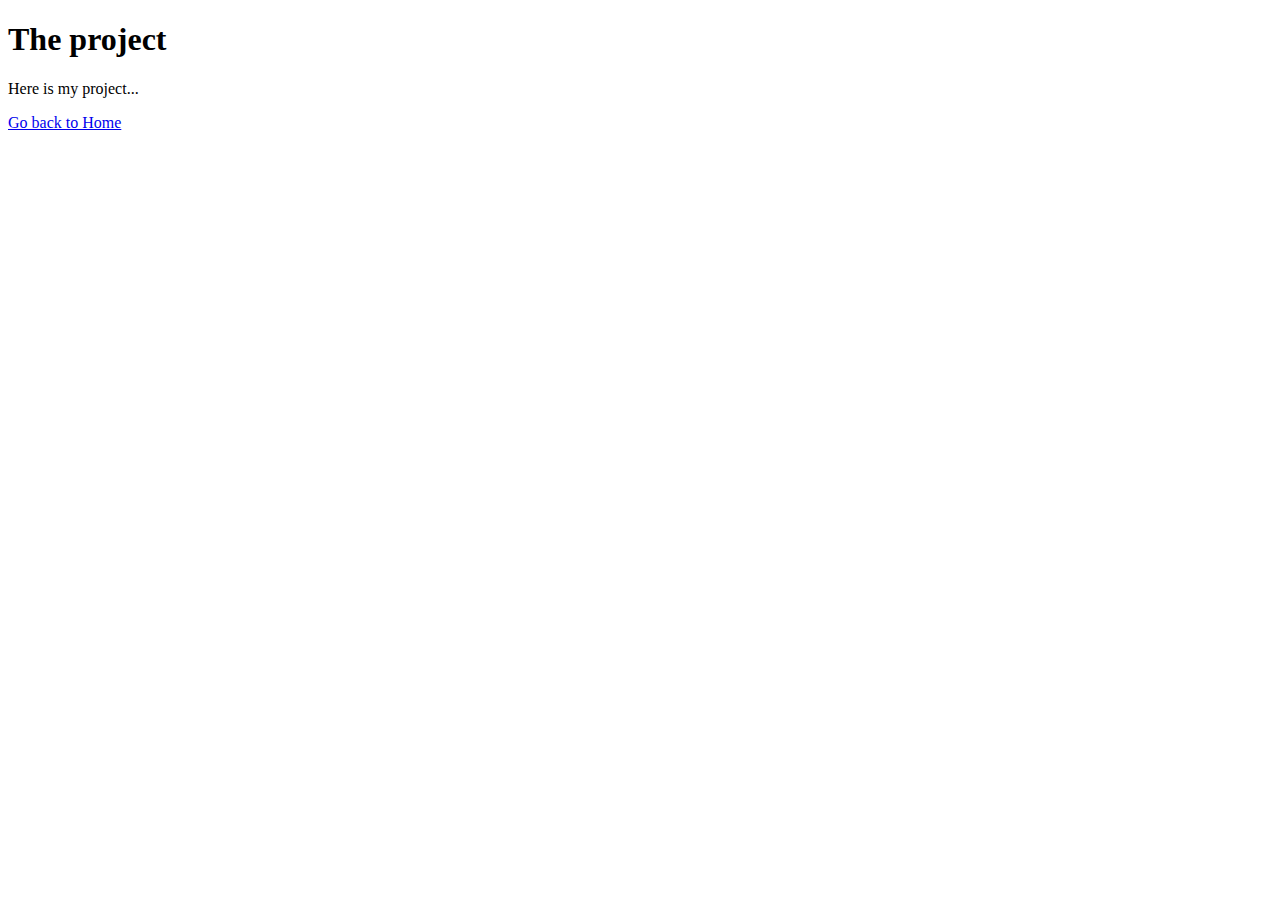
<file: sdg_progect.html>
<!DOCTYPE html>
<html lang="en">
<head>
  <meta charset="UTF-8">
  <meta name="viewport" content="width=device-width, initial-scale=1.0">
  <title>SDG Project</title>
</head>
<body>
  <h1>The project</h1>
  <p>Here is my project...</p>
  <a href="index.html">Go back to Home</a>
</body>
</html>
</file>
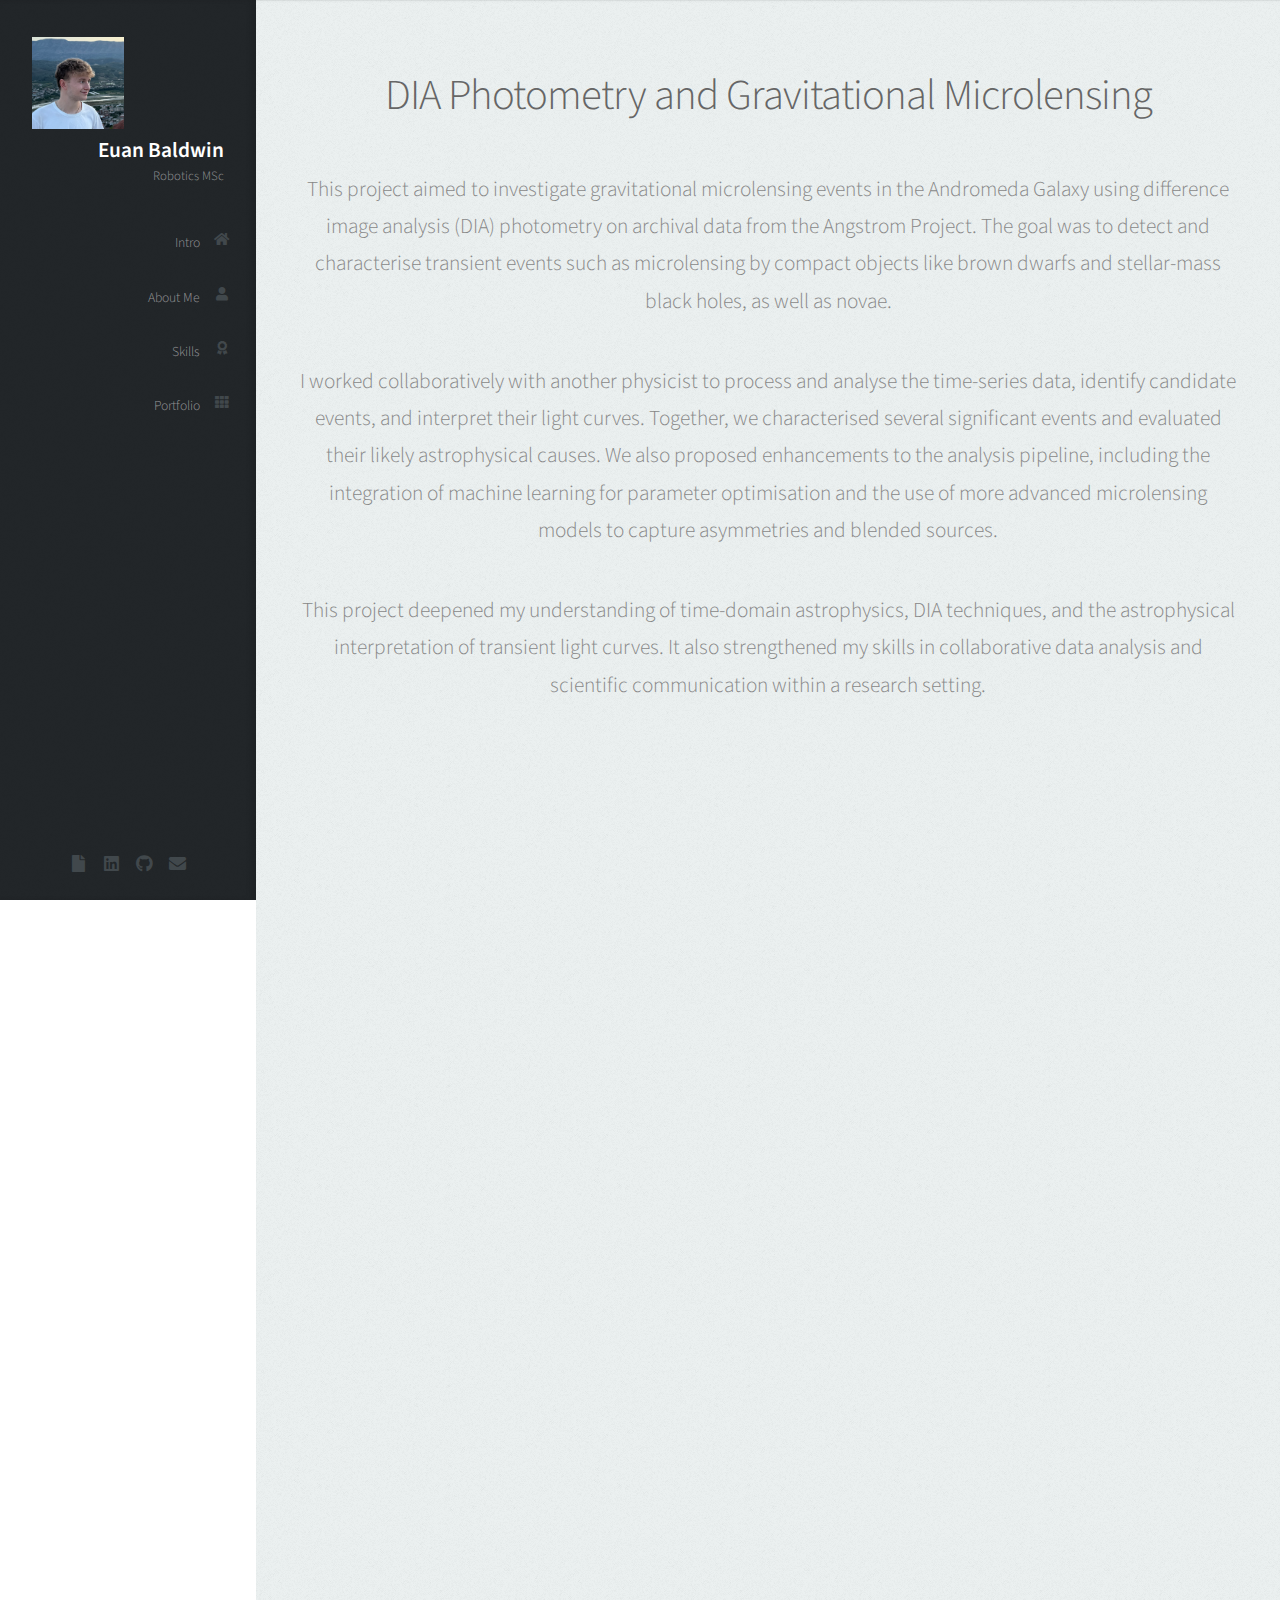
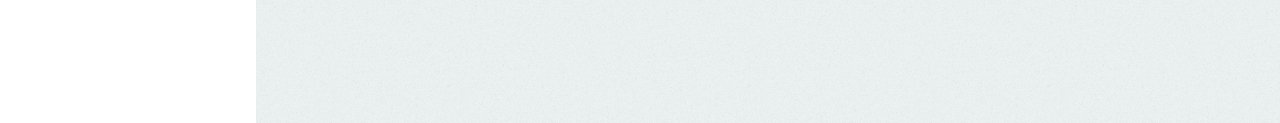
<file: portfolio/dia_microlensing.html>
<!DOCTYPE html>
<html lang="en">
<head>
  <meta charset="UTF-8">
  <meta name="viewport" content="width=device-width, initial-scale=1.0">
  <title>DIA and Microlensing</title>
  <link rel="stylesheet" href="../assets/css/main.css" />
</head>

<body class="is-preload">

  <!-- Sidebar -->
        <div id="header">
            <div class="top">
                <!-- Logo and Name Link to Top -->
                <a href="../index.html#top" id="logo-link">
                    <div id="logo">
                        <span class="image avatar48">
                            <img src="../images/profile.jpeg" alt="Euan Baldwin" />
                        </span>
                        <h1 id="title">Euan Baldwin</h1>
                        <p>Robotics MSc</p>
                    </div>
                </a>
        
                <!-- Nav -->
                <nav id="nav">
                    <ul>
                        <li><a href="../index.html#top" id="top-link"><span class="icon solid fa-home">Intro</span></a></li>
                        <li><a href="../index.html#about" id="about-link"><span class="icon solid fa-user">About Me</span></a></li>
                        <li><a href="../index.html#skills" id="skills-link"><span class="icon solid fa-award">Skills</span></a></li>
                        <li><a href="../index.html#portfolio" id="portfolio-link"><span class="icon solid fa-th">Portfolio</span></a></li>
                    </ul>
                </nav>
            </div>
        
            <div class="bottom">
                <!-- Social Icons -->
                <ul class="icons">
                    <li><a href="../CV - 23.10.24.pdf" class="icon solid fa-file"><span class="label">Curriculum Vitae</span></a></li>
                    <li><a href="https://www.linkedin.com/in/euan-baldwin-643416231/" class="icon brands fa-linkedin"><span class="label">LinkedIn</span></a></li>
                    <li><a href="https://github.com/EuanBaldwin" class="icon brands fa-github"><span class="label">GitHub</span></a></li>
                    <li><a href="mailto:euanebaldwin@gmail.com" class="icon solid fa-envelope"><span class="label">Email</span></a></li>
                </ul>
            </div>
        </div>

  <!-- Main -->
  <div id="main">
    <!-- PDF Section -->
    <section id="about" class="three">
      <div class="container">

      <header>
        <h2>DIA Photometry and Gravitational Microlensing</h2>
      </header>

      <p>
        This project aimed to investigate gravitational microlensing events in the Andromeda Galaxy using difference image analysis (DIA) photometry on archival data from the Angstrom Project. The goal was to detect and characterise transient events such as microlensing by compact objects like brown dwarfs and stellar-mass black holes, as well as novae.
      </p>

      <p>
        I worked collaboratively with another physicist to process and analyse the time-series data, identify candidate events, and interpret their light curves. Together, we characterised several significant events and evaluated their likely astrophysical causes. We also proposed enhancements to the analysis pipeline, including the integration of machine learning for parameter optimisation and the use of more advanced microlensing models to capture asymmetries and blended sources.
      </p>

      <p>
        This project deepened my understanding of time-domain astrophysics, DIA techniques, and the astrophysical interpretation of transient light curves. It also strengthened my skills in collaborative data analysis and scientific communication within a research setting.
      </p>


        <iframe src="dia_microlensing.pdf" style="width: 100%; height: 100vh; border: none;">
            This browser does not support PDFs. Please download the PDF to view it: 
            <a href="dia_microlensing.pdf">Download PDF</a>.
        </iframe>

      </div>
    </section>
  </div>

</body>
</html>
</file>
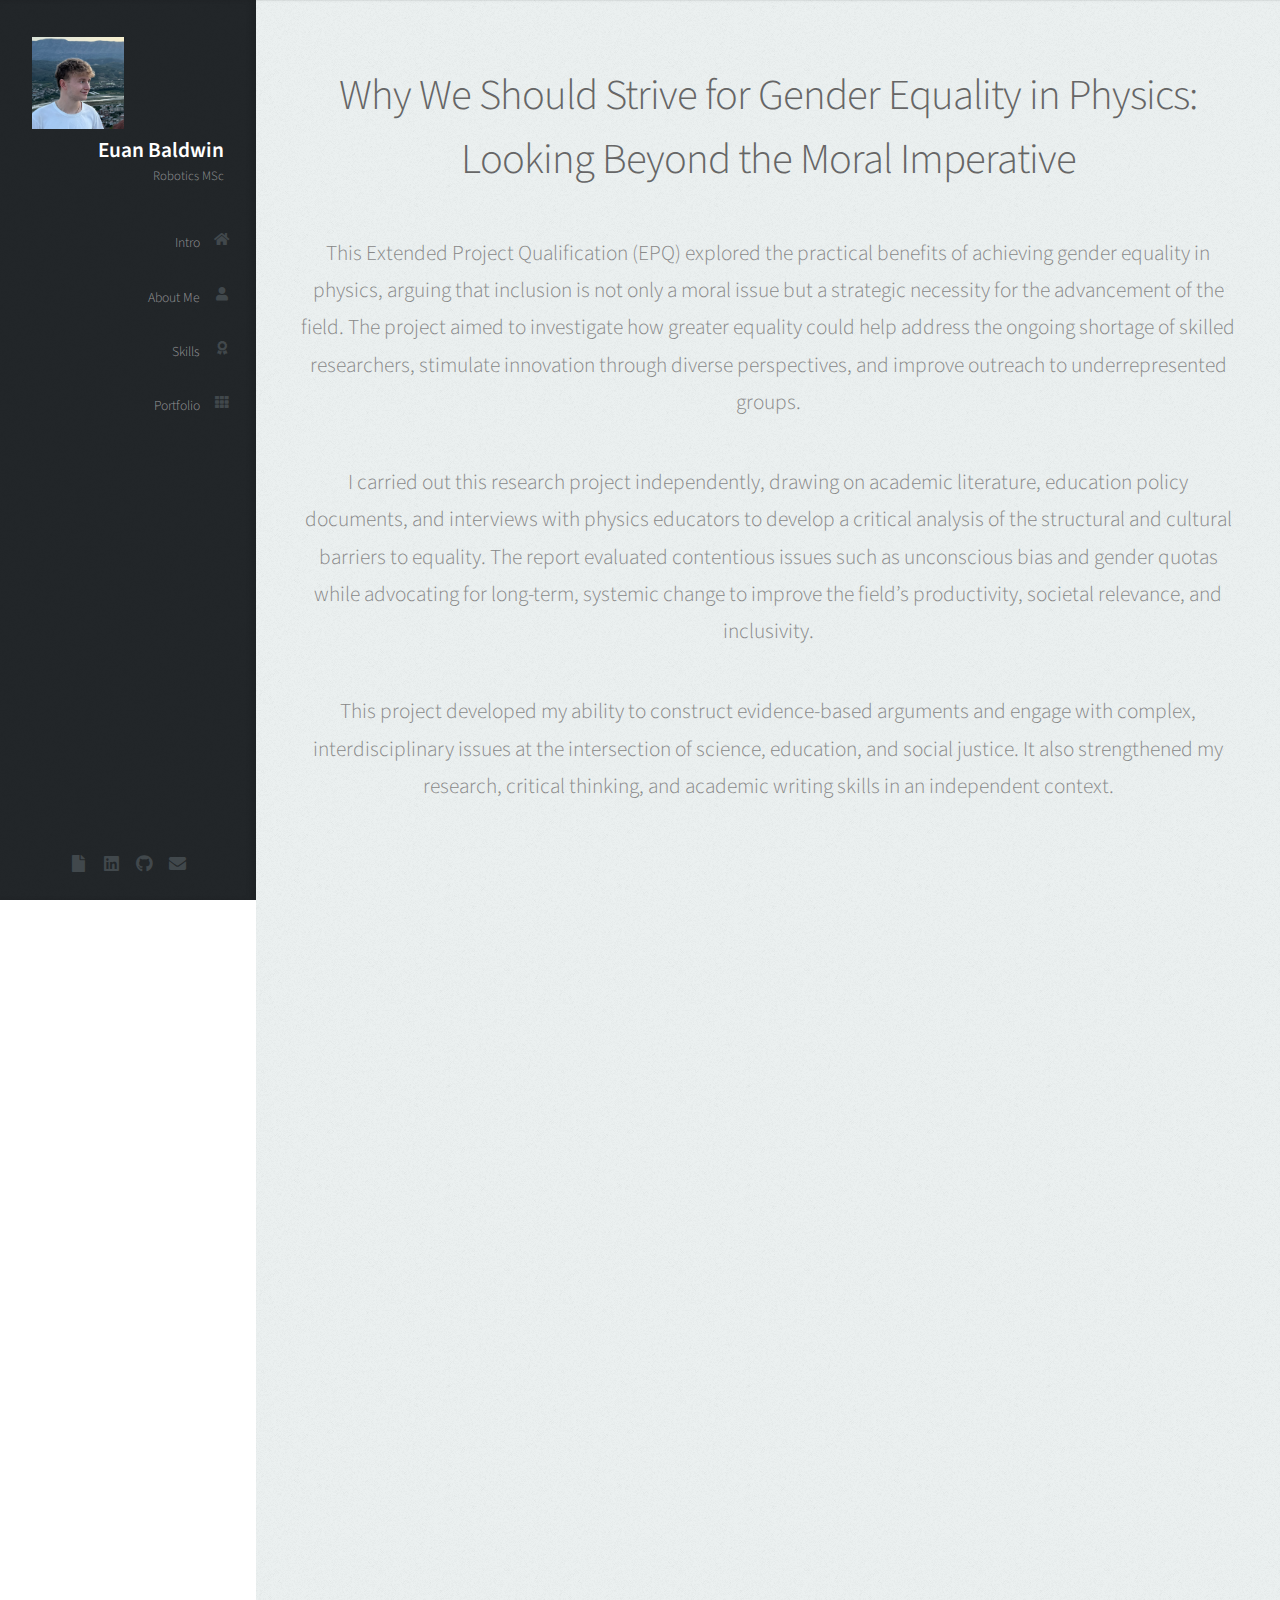
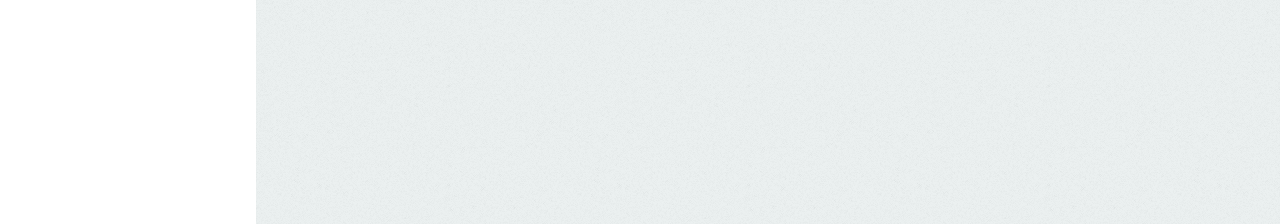
<file: portfolio/epq.html>
<!DOCTYPE html>
<html lang="en">
<head>
  <meta charset="UTF-8">
  <meta name="viewport" content="width=device-width, initial-scale=1.0">
  <title>EPQ</title>
  <link rel="stylesheet" href="../assets/css/main.css" />
</head>

<body class="is-preload">

  <!-- Sidebar -->
  <div id="header">
      <div class="top">
          <!-- Logo and Name Link to Top -->
          <a href="../index.html#top" id="logo-link">
              <div id="logo">
                  <span class="image avatar48">
                      <img src="../images/profile.jpeg" alt="Euan Baldwin" />
                  </span>
                  <h1 id="title">Euan Baldwin</h1>
                  <p>Robotics MSc</p>
              </div>
          </a>
  
          <!-- Nav -->
          <nav id="nav">
              <ul>
                  <li><a href="../index.html#top" id="top-link"><span class="icon solid fa-home">Intro</span></a></li>
                  <li><a href="../index.html#about" id="about-link"><span class="icon solid fa-user">About Me</span></a></li>
                  <li><a href="../index.html#skills" id="skills-link"><span class="icon solid fa-award">Skills</span></a></li>
                  <li><a href="../index.html#portfolio" id="portfolio-link"><span class="icon solid fa-th">Portfolio</span></a></li>
              </ul>
          </nav>
      </div>
  
      <div class="bottom">
          <!-- Social Icons -->
          <ul class="icons">
              <li><a href="../CV - 23.10.24.pdf" class="icon solid fa-file"><span class="label">Curriculum Vitae</span></a></li>
              <li><a href="https://www.linkedin.com/in/euan-baldwin-643416231/" class="icon brands fa-linkedin"><span class="label">LinkedIn</span></a></li>
              <li><a href="https://github.com/EuanBaldwin" class="icon brands fa-github"><span class="label">GitHub</span></a></li>
              <li><a href="mailto:euanebaldwin@gmail.com" class="icon solid fa-envelope"><span class="label">Email</span></a></li>
          </ul>
      </div>
  </div>

  <!-- Main -->
  <div id="main">
    <!-- PDF Section -->
    <section id="about" class="three">
      <div class="container">

<header>
  <h2>Why We Should Strive for Gender Equality in Physics: Looking Beyond the Moral Imperative</h2>
</header>

<p>
  This Extended Project Qualification (EPQ) explored the practical benefits of achieving gender equality in physics, arguing that inclusion is not only a moral issue but a strategic necessity for the advancement of the field. The project aimed to investigate how greater equality could help address the ongoing shortage of skilled researchers, stimulate innovation through diverse perspectives, and improve outreach to underrepresented groups.
</p>

<p>
  I carried out this research project independently, drawing on academic literature, education policy documents, and interviews with physics educators to develop a critical analysis of the structural and cultural barriers to equality. The report evaluated contentious issues such as unconscious bias and gender quotas while advocating for long-term, systemic change to improve the field’s productivity, societal relevance, and inclusivity.
</p>

<p>
  This project developed my ability to construct evidence-based arguments and engage with complex, interdisciplinary issues at the intersection of science, education, and social justice. It also strengthened my research, critical thinking, and academic writing skills in an independent context.
</p>


        <iframe src="epq.pdf" style="width: 100%; height: 100vh; border: none;">
            This browser does not support PDFs. Please download the PDF to view it: 
            <a href="epq.pdf">Download PDF</a>.
        </iframe>

      </div>
    </section>
  </div>
</body>
</html>
</file>
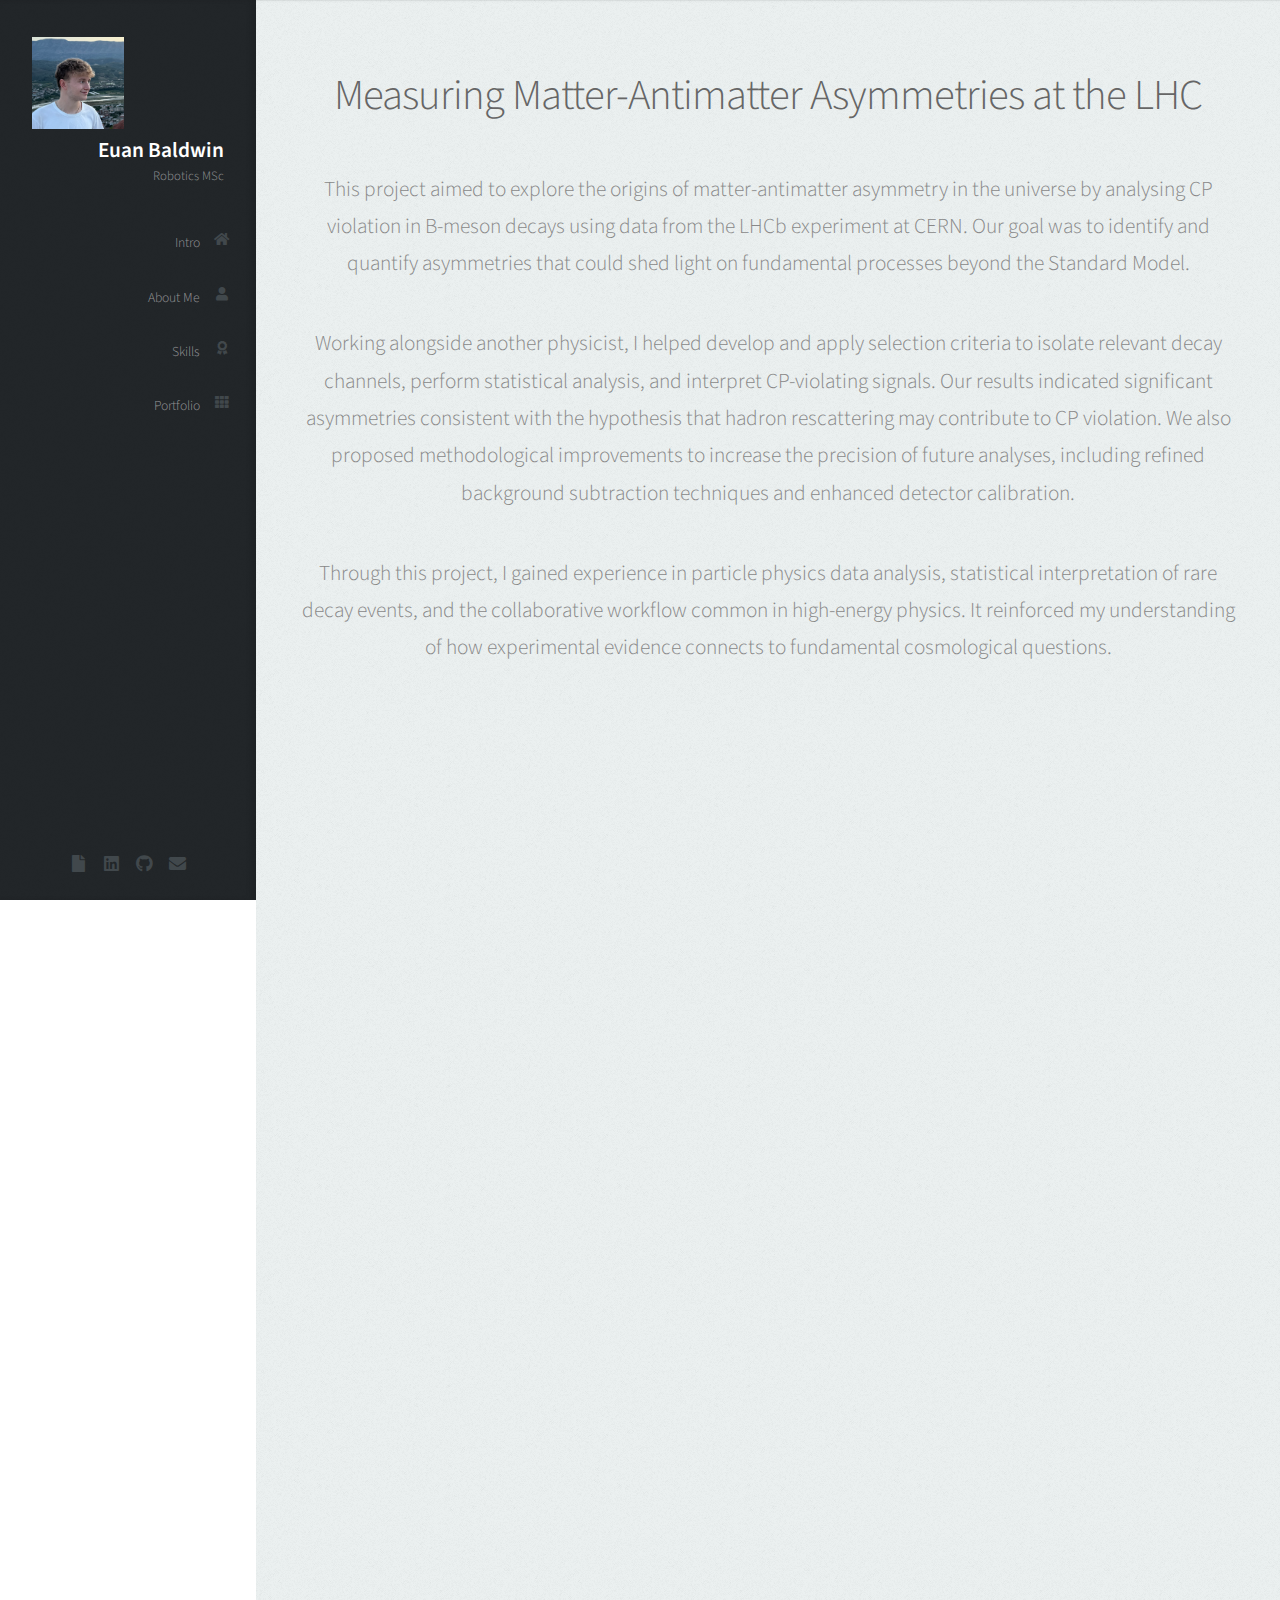
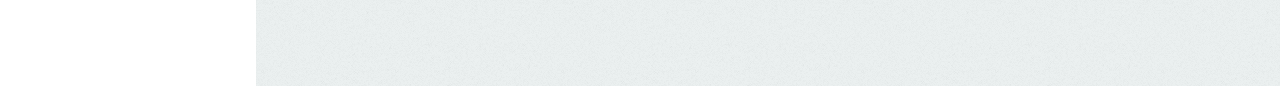
<file: portfolio/lhcb.html>
<!DOCTYPE html>
<html lang="en">
<head>
  <meta charset="UTF-8">
  <meta name="viewport" content="width=device-width, initial-scale=1.0">
  <title>SDG Project</title>
  <link rel="stylesheet" href="../assets/css/main.css" />
</head>

<body class="is-preload">

  <!-- Sidebar -->
  <div id="header">
      <div class="top">
          <!-- Logo and Name Link to Top -->
          <a href="../index.html#top" id="logo-link">
              <div id="logo">
                  <span class="image avatar48">
                      <img src="../images/profile.jpeg" alt="Euan Baldwin" />
                  </span>
                  <h1 id="title">Euan Baldwin</h1>
                  <p>Robotics MSc</p>
              </div>
          </a>
  
          <!-- Nav -->
          <nav id="nav">
              <ul>
                  <li><a href="../index.html#top" id="top-link"><span class="icon solid fa-home">Intro</span></a></li>
                  <li><a href="../index.html#about" id="about-link"><span class="icon solid fa-user">About Me</span></a></li>
                  <li><a href="../index.html#skills" id="skills-link"><span class="icon solid fa-award">Skills</span></a></li>
                  <li><a href="../index.html#portfolio" id="portfolio-link"><span class="icon solid fa-th">Portfolio</span></a></li>
              </ul>
          </nav>
      </div>
  
      <div class="bottom">
          <!-- Social Icons -->
          <ul class="icons">
              <li><a href="../CV - 23.10.24.pdf" class="icon solid fa-file"><span class="label">Curriculum Vitae</span></a></li>
              <li><a href="https://www.linkedin.com/in/euan-baldwin-643416231/" class="icon brands fa-linkedin"><span class="label">LinkedIn</span></a></li>
              <li><a href="https://github.com/EuanBaldwin" class="icon brands fa-github"><span class="label">GitHub</span></a></li>
              <li><a href="mailto:euanebaldwin@gmail.com" class="icon solid fa-envelope"><span class="label">Email</span></a></li>
          </ul>
      </div>
  </div>

  <!-- Main -->
  <div id="main">
    <!-- Video Section -->
    <section id="about" class="three">
      <div class="container">

<header>
  <h2>Measuring Matter-Antimatter Asymmetries at the LHC</h2>
</header>

<p>
  This project aimed to explore the origins of matter-antimatter asymmetry in the universe by analysing CP violation in B-meson decays using data from the LHCb experiment at CERN. Our goal was to identify and quantify asymmetries that could shed light on fundamental processes beyond the Standard Model.
</p>

<p>
  Working alongside another physicist, I helped develop and apply selection criteria to isolate relevant decay channels, perform statistical analysis, and interpret CP-violating signals. Our results indicated significant asymmetries consistent with the hypothesis that hadron rescattering may contribute to CP violation. We also proposed methodological improvements to increase the precision of future analyses, including refined background subtraction techniques and enhanced detector calibration.
</p>

<p>
  Through this project, I gained experience in particle physics data analysis, statistical interpretation of rare decay events, and the collaborative workflow common in high-energy physics. It reinforced my understanding of how experimental evidence connects to fundamental cosmological questions.
</p>


        <iframe src="lhcb.pdf" style="width: 100%; height: 100vh; border: none;">
            This browser does not support PDFs. Please download the PDF to view it: 
            <a href="lhcb.pdf">Download PDF</a>.
        </iframe>

      </div>
    </section>
  </div>
</body>
</html>
</file>
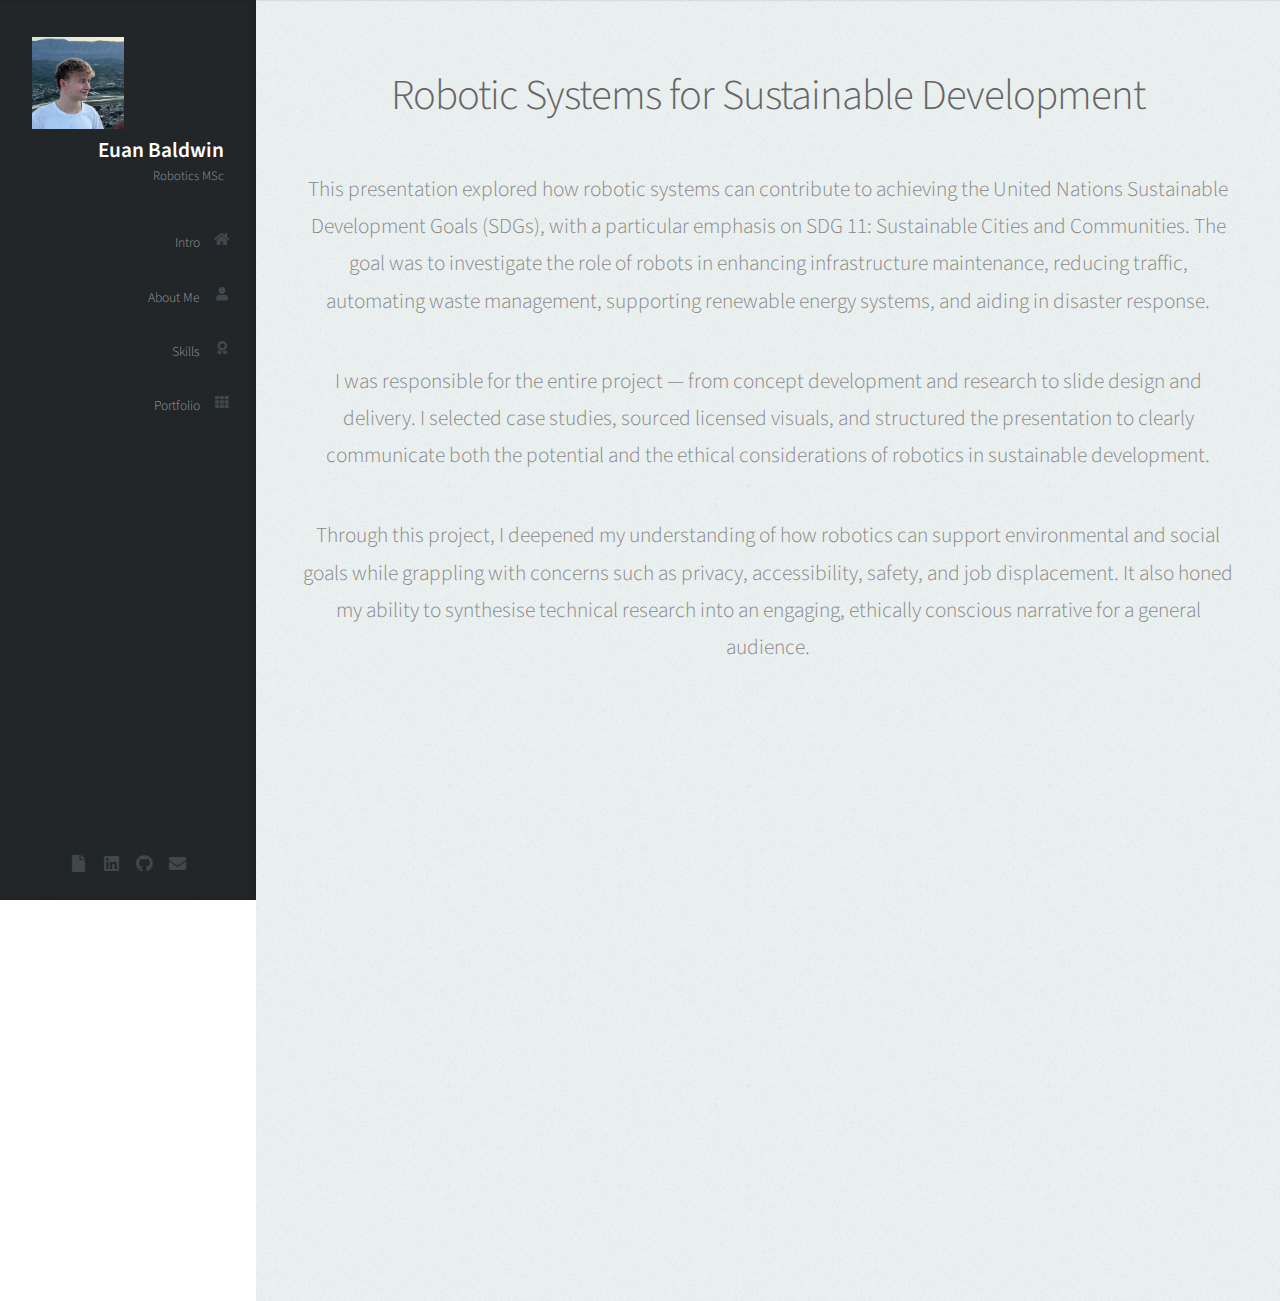
<file: portfolio/sdg_project.html>
<!DOCTYPE html>
<html lang="en">
<head>
  <meta charset="UTF-8">
  <meta name="viewport" content="width=device-width, initial-scale=1.0">
  <title>SDG Project</title>
  <link rel="stylesheet" href="../assets/css/main.css" />
</head>

<body class="is-preload">

  <!-- Sidebar -->
  <div id="header">
      <div class="top">
          <!-- Logo and Name Link to Top -->
          <a href="../index.html#top" id="logo-link">
              <div id="logo">
                  <span class="image avatar48">
                      <img src="../images/profile.jpeg" alt="Euan Baldwin" />
                  </span>
                  <h1 id="title">Euan Baldwin</h1>
                  <p>Robotics MSc</p>
              </div>
          </a>
  
          <!-- Nav -->
          <nav id="nav">
              <ul>
                  <li><a href="../index.html#top" id="top-link"><span class="icon solid fa-home">Intro</span></a></li>
                  <li><a href="../index.html#about" id="about-link"><span class="icon solid fa-user">About Me</span></a></li>
                  <li><a href="../index.html#skills" id="skills-link"><span class="icon solid fa-award">Skills</span></a></li>
                  <li><a href="../index.html#portfolio" id="portfolio-link"><span class="icon solid fa-th">Portfolio</span></a></li>
              </ul>
          </nav>
      </div>
  
      <div class="bottom">
          <!-- Social Icons -->
          <ul class="icons">
              <li><a href="../CV - 23.10.24.pdf" class="icon solid fa-file"><span class="label">Curriculum Vitae</span></a></li>
              <li><a href="https://www.linkedin.com/in/euan-baldwin-643416231/" class="icon brands fa-linkedin"><span class="label">LinkedIn</span></a></li>
              <li><a href="https://github.com/EuanBaldwin" class="icon brands fa-github"><span class="label">GitHub</span></a></li>
              <li><a href="mailto:euanebaldwin@gmail.com" class="icon solid fa-envelope"><span class="label">Email</span></a></li>
          </ul>
      </div>
  </div>


  <!-- Main -->
  <div id="main">
    <!-- Video Section -->
    <section id="about" class="three">
      <div class="container">

        <header>
          <h2>Robotic Systems for Sustainable Development</h2>
        </header>
        <p>
          This presentation explored how robotic systems can contribute to achieving the United Nations Sustainable Development Goals (SDGs), with a particular emphasis on SDG 11: Sustainable Cities and Communities. The goal was to investigate the role of robots in enhancing infrastructure maintenance, reducing traffic, automating waste management, supporting renewable energy systems, and aiding in disaster response.
        </p>
        <p>
          I was responsible for the entire project — from concept development and research to slide design and delivery. I selected case studies, sourced licensed visuals, and structured the presentation to clearly communicate both the potential and the ethical considerations of robotics in sustainable development.
        </p>
        <p>
          Through this project, I deepened my understanding of how robotics can support environmental and social goals while grappling with concerns such as privacy, accessibility, safety, and job displacement. It also honed my ability to synthesise technical research into an engaging, ethically conscious narrative for a general audience.
        </p>

        <!-- Embedded Vimeo Video -->
        <div style="position: relative; padding-bottom: 56.25%; height: 0; overflow: hidden;">
          <iframe src="https://player.vimeo.com/video/1021690022?badge=0&amp;autopause=0&amp;player_id=0&amp;app_id=58479" 
              frameborder="0" 
              allow="autoplay; fullscreen; picture-in-picture; clipboard-write" 
              style="position: absolute; top: 0; left: 0; width: 100%; height: 100%;"
              title="Robotic Systems for Sustainable Development">
          </iframe>
        </div>

        <script src="https://player.vimeo.com/api/player.js"></script>
      </div>
    </section>
  </div>
</body>
</html>
</file>
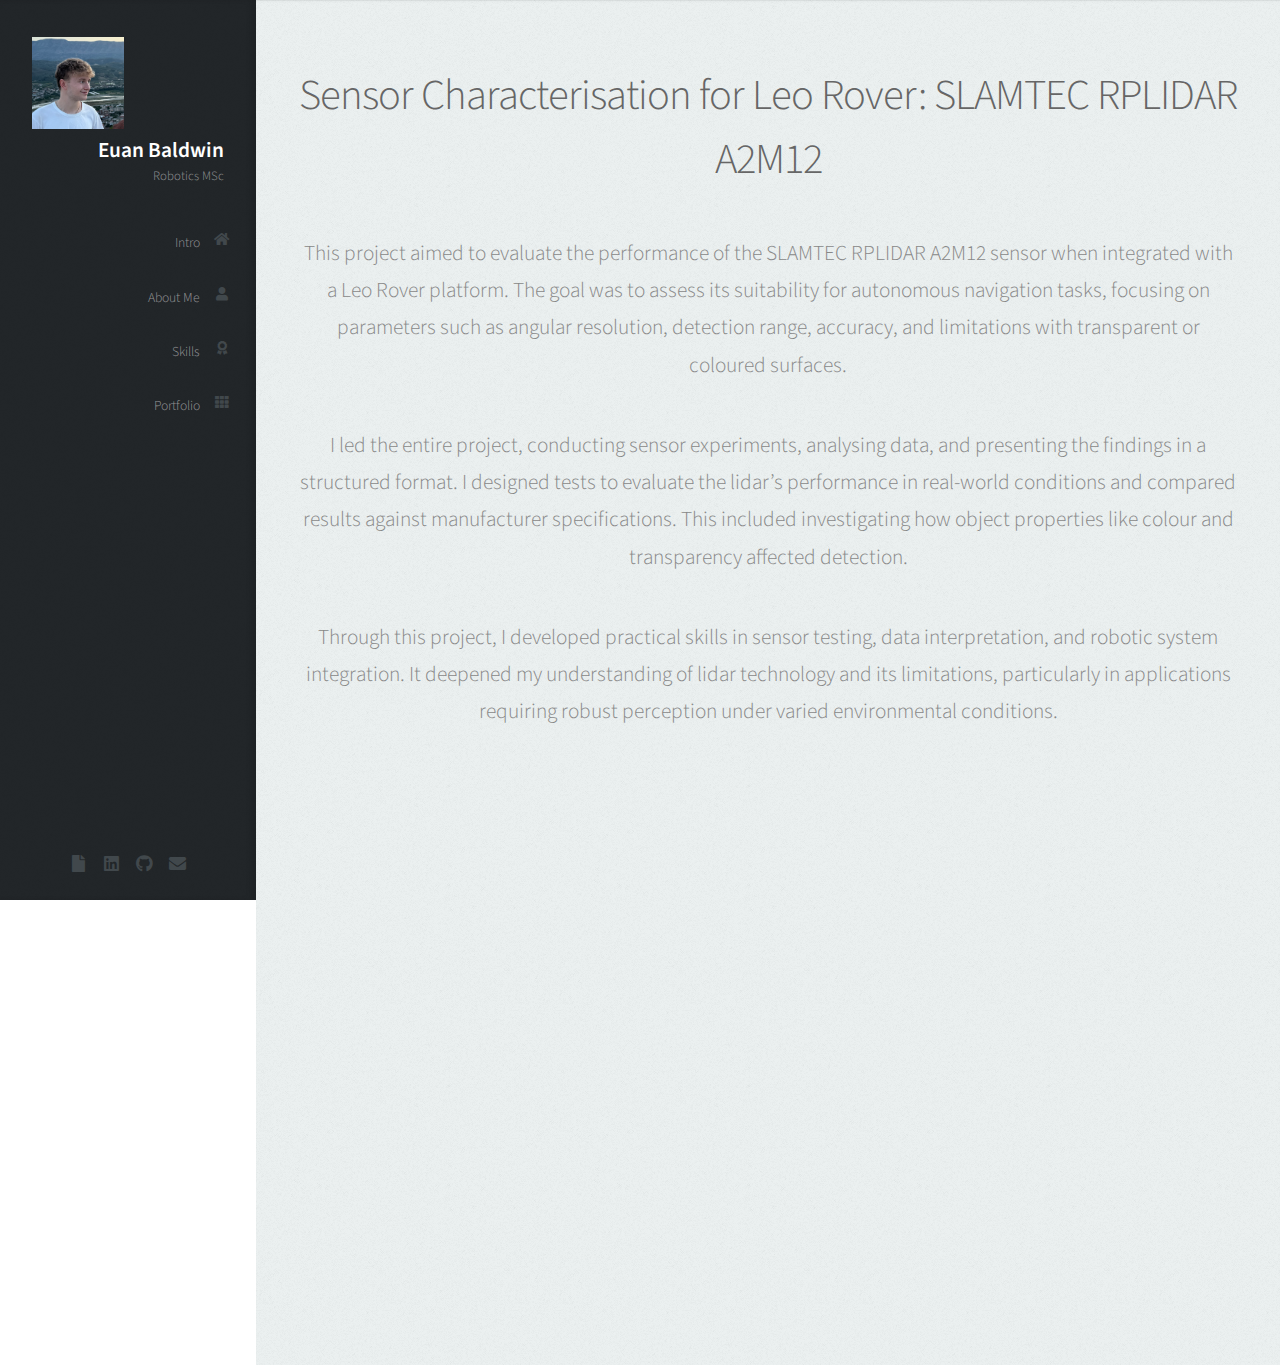
<file: portfolio/sensor_characterisation.html>
<!DOCTYPE html>
<html lang="en">
<head>
  <meta charset="UTF-8">
  <meta name="viewport" content="width=device-width, initial-scale=1.0">
  <title>SDG Project</title>
  <link rel="stylesheet" href="../assets/css/main.css" />
</head>

<body class="is-preload">

  <!-- Sidebar -->
  <div id="header">
      <div class="top">
          <!-- Logo and Name Link to Top -->
          <a href="../index.html#top" id="logo-link">
              <div id="logo">
                  <span class="image avatar48">
                      <img src="../images/profile.jpeg" alt="Euan Baldwin" />
                  </span>
                  <h1 id="title">Euan Baldwin</h1>
                  <p>Robotics MSc</p>
              </div>
          </a>
  
          <!-- Nav -->
          <nav id="nav">
              <ul>
                  <li><a href="../index.html#top" id="top-link"><span class="icon solid fa-home">Intro</span></a></li>
                  <li><a href="../index.html#about" id="about-link"><span class="icon solid fa-user">About Me</span></a></li>
                  <li><a href="../index.html#skills" id="skills-link"><span class="icon solid fa-award">Skills</span></a></li>
                  <li><a href="../index.html#portfolio" id="portfolio-link"><span class="icon solid fa-th">Portfolio</span></a></li>
              </ul>
          </nav>
      </div>
  
      <div class="bottom">
          <!-- Social Icons -->
          <ul class="icons">
              <li><a href="../CV - 23.10.24.pdf" class="icon solid fa-file"><span class="label">Curriculum Vitae</span></a></li>
              <li><a href="https://www.linkedin.com/in/euan-baldwin-643416231/" class="icon brands fa-linkedin"><span class="label">LinkedIn</span></a></li>
              <li><a href="https://github.com/EuanBaldwin" class="icon brands fa-github"><span class="label">GitHub</span></a></li>
              <li><a href="mailto:euanebaldwin@gmail.com" class="icon solid fa-envelope"><span class="label">Email</span></a></li>
          </ul>
      </div>
  </div>


  <!-- Main -->
  <div id="main">
    <!-- Video Section -->
    <section id="about" class="three">
      <div class="container">

        <header>
          <h2>Sensor Characterisation for Leo Rover: SLAMTEC RPLIDAR A2M12</h2>
        </header>
        <p>
          This project aimed to evaluate the performance of the SLAMTEC RPLIDAR A2M12 sensor when integrated with a Leo Rover platform. The goal was to assess its suitability for autonomous navigation tasks, focusing on parameters such as angular resolution, detection range, accuracy, and limitations with transparent or coloured surfaces.
        </p>
        <p>
          I led the entire project, conducting sensor experiments, analysing data, and presenting the findings in a structured format. I designed tests to evaluate the lidar’s performance in real-world conditions and compared results against manufacturer specifications. This included investigating how object properties like colour and transparency affected detection.
        </p>
        <p>
          Through this project, I developed practical skills in sensor testing, data interpretation, and robotic system integration. It deepened my understanding of lidar technology and its limitations, particularly in applications requiring robust perception under varied environmental conditions.
        </p>


        <!-- Embedded Vimeo Video -->
        <div style="position: relative; padding-bottom: 56.25%; height: 0; overflow: hidden;">
          <iframe src="https://player.vimeo.com/video/1071000938?title=0&amp;byline=0&amp;portrait=0&amp;badge=0&amp;autopause=0&amp;player_id=0&amp;app_id=58479" 
              frameborder="0" 
              allow="autoplay; fullscreen; picture-in-picture; clipboard-write" 
              style="position: absolute; top: 0; left: 0; width: 100%; height: 100%;"
              title="Sensor Characterisation: A2M12 Lidar">
          </iframe>
        </div>

        <script src="https://player.vimeo.com/api/player.js"></script>
      </div>
    </section>
  </div>
</body>
</html>
</file>
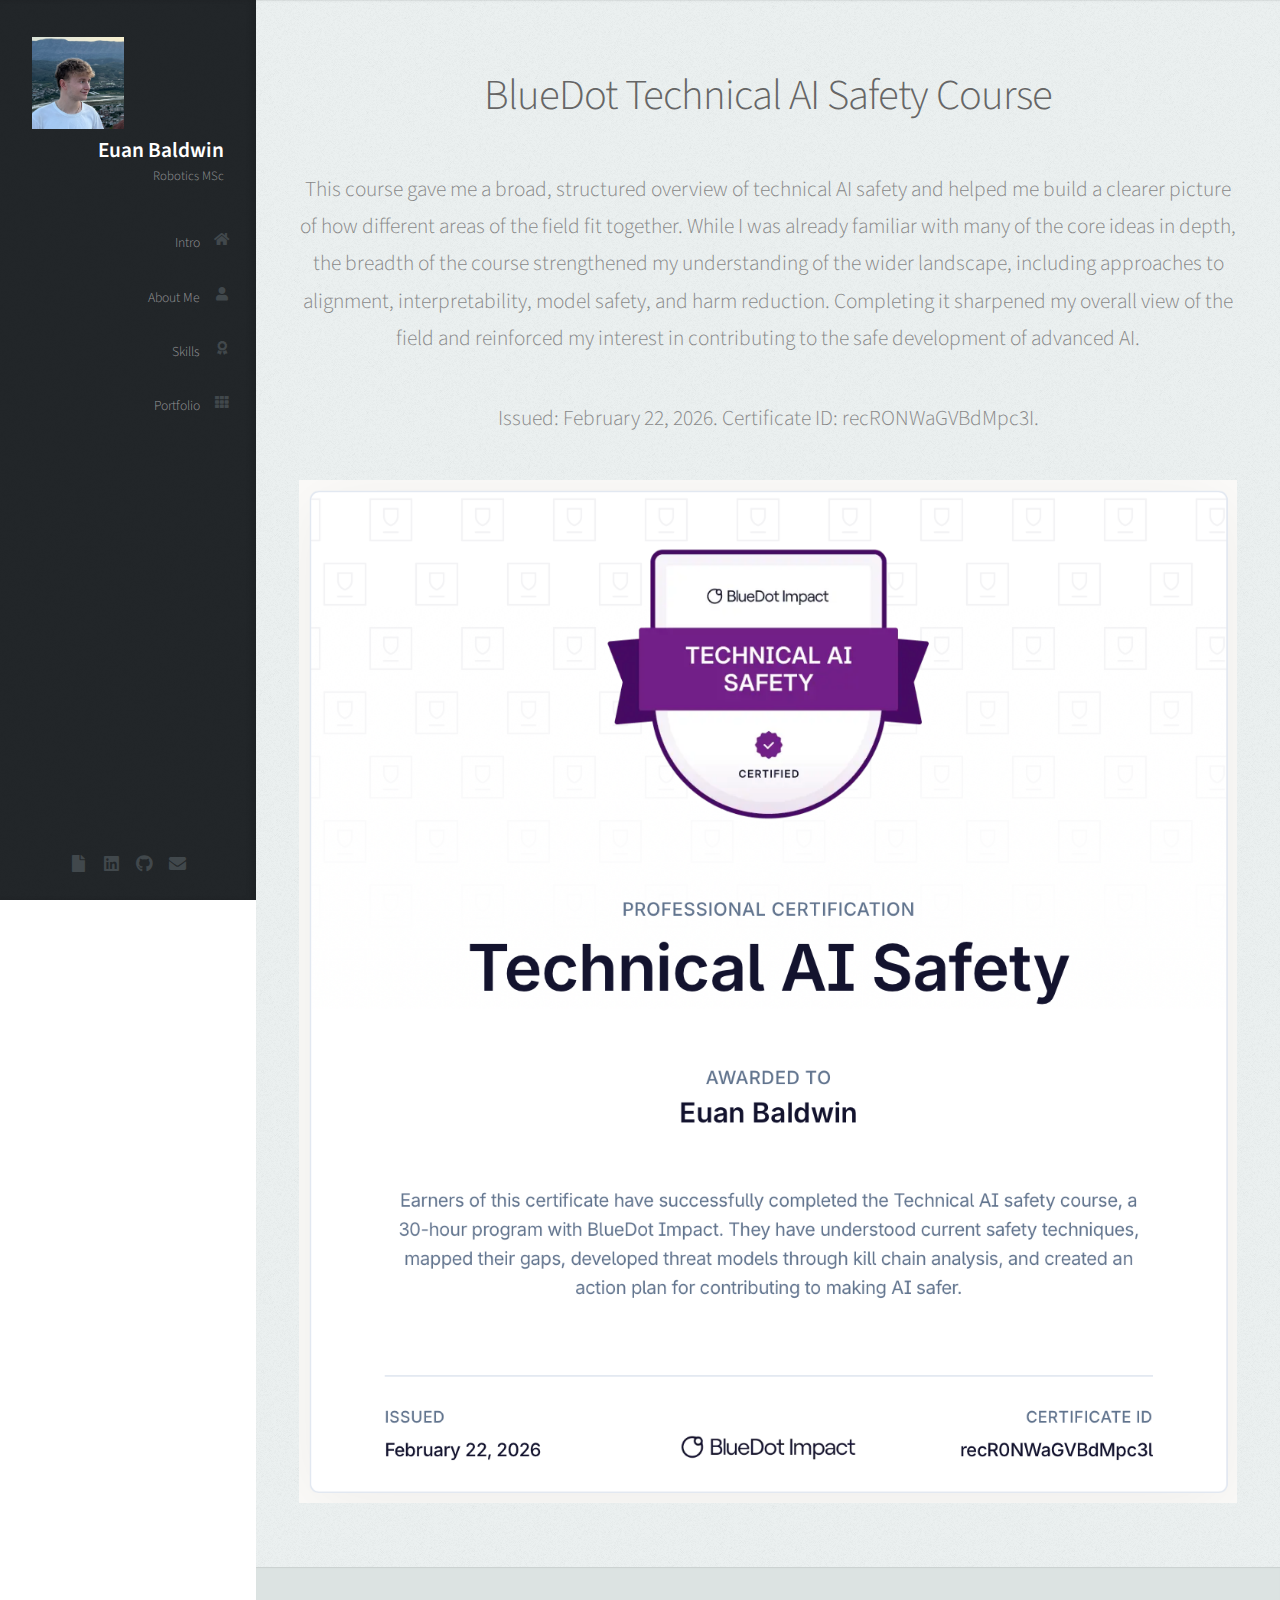
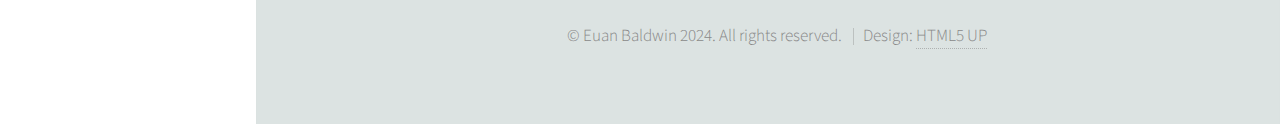
<file: portfolio/technical_ai_safety.html>
<!DOCTYPE html>
<html lang="en">
<head>
  <meta charset="UTF-8">
  <meta name="viewport" content="width=device-width, initial-scale=1.0">
  <title>BlueDot Technical AI Safety Course</title>
  <link rel="stylesheet" href="../assets/css/portfolio-page.css" />
  <link rel="icon" type="image/x-icon" href="../favicon.ico?v=2" />
  <link rel="icon" type="image/png" href="../favicon.png?v=2" />
  <link rel="apple-touch-icon" href="../images/profile_nobg.png?v=2" />
</head>

<body class="is-preload">
  <!-- Sidebar -->
  <div id="shared-portfolio-header"></div>

  <!-- Main -->
  <div id="main">
    <section id="about" class="three">
      <div class="container">
        <header>
          <h2>BlueDot Technical AI Safety Course</h2>
        </header>

        <p>
          This course gave me a broad, structured overview of technical AI safety and helped me build a clearer picture of how different areas of the field fit together. While I was already familiar with many of the core ideas in depth, the breadth of the course strengthened my understanding of the wider landscape, including approaches to alignment, interpretability, model safety, and harm reduction. Completing it sharpened my overall view of the field and reinforced my interest in contributing to the safe development of advanced AI.
        </p>

        <p>
          Issued: February 22, 2026. Certificate ID: recRONWaGVBdMpc3I.
        </p>

        <span class="image fit">
          <img src="../images/bluedot_ais_certificate.png" alt="BlueDot Technical AI Safety certificate for Euan Baldwin" />
        </span>
      </div>
    </section>
  </div>

  <div id="shared-portfolio-footer"></div>
  <script src="../assets/js/portfolio-header.js"></script>
</body>
</html>
</file>
<file: assets/css/portfolio-page.css>
@import url("./main.css");
@import url("./custom.css");
</file>
<file: assets/css/main.css>
@import url("fontawesome-all.min.css");
@import url("https://fonts.googleapis.com/css?family=Source+Sans+Pro:300,300italic,400,600");

/*
	Prologue by HTML5 UP
	html5up.net | @ajlkn
	Free for personal and commercial use under the CCA 3.0 license (html5up.net/license)
*/

html, body, div, span, applet, object,
iframe, h1, h2, h3, h4, h5, h6, p, blockquote,
pre, a, abbr, acronym, address, big, cite,
code, del, dfn, em, img, ins, kbd, q, s, samp,
small, strike, strong, sub, sup, tt, var, b,
u, i, center, dl, dt, dd, ol, ul, li, fieldset,
form, label, legend, table, caption, tbody,
tfoot, thead, tr, th, td, article, aside,
canvas, details, embed, figure, figcaption,
footer, header, hgroup, menu, nav, output, ruby,
section, summary, time, mark, audio, video {
	margin: 0;
	padding: 0;
	border: 0;
	font-size: 100%;
	font: inherit;
	vertical-align: baseline;}

article, aside, details, figcaption, figure,
footer, header, hgroup, menu, nav, section {
	display: block;}

body {
	line-height: 1;
}

ol, ul {
	list-style: none;
}

blockquote, q {
	quotes: none;
}

	blockquote:before, blockquote:after, q:before, q:after {
		content: '';
		content: none;
	}

table {
	border-collapse: collapse;
	border-spacing: 0;
}

body {
	-webkit-text-size-adjust: none;
}

mark {
	background-color: transparent;
	color: inherit;
}

input::-moz-focus-inner {
	border: 0;
	padding: 0;
}

input, select, textarea {
	-moz-appearance: none;
	-webkit-appearance: none;
	-ms-appearance: none;
	appearance: none;
}

/* Basic */

	html {
		box-sizing: border-box;
	}

	*, *:before, *:after {
		box-sizing: inherit;
	}

	body {
		background: #fff;
		font-family: 'Source Sans Pro', sans-serif;
		font-size: 19pt;
		font-weight: 300;
		line-height: 1.75em;
		color: #888;
	}

		body.is-preload *, body.is-preload *:before, body.is-preload *:after {
			-moz-animation: none !important;
			-webkit-animation: none !important;
			-ms-animation: none !important;
			animation: none !important;
			-moz-transition: none !important;
			-webkit-transition: none !important;
			-ms-transition: none !important;
			transition: none !important;
		}

	input, textarea, select {
		font-family: 'Source Sans Pro', sans-serif;
		font-size: 19pt;
		font-weight: 300;
		line-height: 1.75em;
		color: #888;
	}

	h1, h2, h3, h4, h5, h6 {
		font-weight: 300;
		color: #666;
		line-height: 1.5em;
	}

	h1 a, h2 a, h3 a, h4 a, h5 a, h6 a {
		color: inherit;
		text-decoration: none;
	}

		h1 a strong, h2 a strong, h3 a strong, h4 a strong, h5 a strong, h6 a strong {
			color: #333;
		}

	h2 {
		font-size: 2em;
		letter-spacing: -1px;
	}

		h2.alt {
			color: #888;
		}

			h2.alt strong {
				color: #666;
			}

	h3 {
		font-size: 1.5em;
	}

	header {
		margin: 0 0 2em 0;
	}

		header > p {
			margin: 1em 0 0 0;
		}

	footer {
		margin: 2em 0 0 0;
	}

	strong, b {
		font-weight: 300;
		color: #666;
	}

	em, i {
		font-style: italic;
	}

	a {
		text-decoration: none;
		color: inherit;
		border-bottom: dotted 1px rgba(128, 128, 128, 0.5);
		-moz-transition: color 0.35s ease-in-out, border-bottom-color 0.35s ease-in-out;
		-webkit-transition: color 0.35s ease-in-out, border-bottom-color 0.35s ease-in-out;
		-ms-transition: color 0.35s ease-in-out, border-bottom-color 0.35s ease-in-out;
		transition: color 0.35s ease-in-out, border-bottom-color 0.35s ease-in-out;
		outline: 0;
	}

		a:hover {
			color: #E27689;
			border-bottom-color: rgba(255, 255, 255, 0);
		}

	sub {
		position: relative;
		top: 0.5em;
		font-size: 0.8em;
	}

	sup {
		position: relative;
		top: -0.5em;
		font-size: 0.8em;
	}

	hr {
		border: 0;
		border-top: solid 1px #ddd;
	}

	blockquote {
		border-left: solid 0.5em #ddd;
		padding: 1em 0 1em 2em;
		font-style: italic;
	}

	p, ul, ol, dl, table {
		margin-bottom: 2em;
	}

	br.clear {
		clear: both;
	}

/* Container */

	.container {
		margin: 0 auto;
		max-width: 100%;
		width: 1400px;
	}

		@media screen and (min-width: 961px) and (max-width: 1880px) {

			.container {
				width: 1200px;
			}

		}

		@media screen and (min-width: 961px) and (max-width: 1620px) {

			.container {
				width: 960px;
			}

		}

		@media screen and (min-width: 961px) and (max-width: 1320px) {

			.container {
				width: 100%;
			}

		}

		@media screen and (max-width: 960px) {

			.container {
				width: 100%;
			}

		}

		@media screen and (max-width: 736px) {

			.container {
				width: 100%;
			}

		}

/* Row */

	.row {
		display: flex;
		flex-wrap: wrap;
		box-sizing: border-box;
		align-items: stretch;
	}

		.row > * {
			box-sizing: border-box;
		}

		.row.gtr-uniform > * > :last-child {
			margin-bottom: 0;
		}

		.row.aln-left {
			justify-content: flex-start;
		}

		.row.aln-center {
			justify-content: center;
		}

		.row.aln-right {
			justify-content: flex-end;
		}

		.row.aln-top {
			align-items: flex-start;
		}

		.row.aln-middle {
			align-items: center;
		}

		.row.aln-bottom {
			align-items: flex-end;
		}

		.row > .imp {
			order: -1;
		}

		.row > .col-1 {
			width: 8.33333%;
		}

		.row > .off-1 {
			margin-left: 8.33333%;
		}

		.row > .col-2 {
			width: 16.66667%;
		}

		.row > .off-2 {
			margin-left: 16.66667%;
		}

		.row > .col-3 {
			width: 25%;
		}

		.row > .off-3 {
			margin-left: 25%;
		}

		.row > .col-4 {
			width: 33.33333%;
		}

		.row > .off-4 {
			margin-left: 33.33333%;
		}

		.row > .col-5 {
			width: 41.66667%;
		}

		.row > .off-5 {
			margin-left: 41.66667%;
		}

		.row > .col-6 {
			width: 50%;
		}

		.row > .off-6 {
			margin-left: 50%;
		}

		.row > .col-7 {
			width: 58.33333%;
		}

		.row > .off-7 {
			margin-left: 58.33333%;
		}

		.row > .col-8 {
			width: 66.66667%;
		}

		.row > .off-8 {
			margin-left: 66.66667%;
		}

		.row > .col-9 {
			width: 75%;
		}

		.row > .off-9 {
			margin-left: 75%;
		}

		.row > .col-10 {
			width: 83.33333%;
		}

		.row > .off-10 {
			margin-left: 83.33333%;
		}

		.row > .col-11 {
			width: 91.66667%;
		}

		.row > .off-11 {
			margin-left: 91.66667%;
		}

		.row > .col-12 {
			width: 100%;
		}

		.row > .off-12 {
			margin-left: 100%;
		}

		.row.gtr-0 {
			margin-top: 0px;
			margin-left: 0px;
		}

			.row.gtr-0 > * {
				padding: 0px 0 0 0px;
			}

			.row.gtr-0.gtr-uniform {
				margin-top: 0px;
			}

				.row.gtr-0.gtr-uniform > * {
					padding-top: 0px;
				}

		.row.gtr-25 {
			margin-top: -10px;
			margin-left: -10px;
		}

			.row.gtr-25 > * {
				padding: 10px 0 0 10px;
			}

			.row.gtr-25.gtr-uniform {
				margin-top: -10px;
			}

				.row.gtr-25.gtr-uniform > * {
					padding-top: 10px;
				}

		.row.gtr-50 {
			margin-top: -20px;
			margin-left: -20px;
		}

			.row.gtr-50 > * {
				padding: 20px 0 0 20px;
			}

			.row.gtr-50.gtr-uniform {
				margin-top: -20px;
			}

				.row.gtr-50.gtr-uniform > * {
					padding-top: 20px;
				}

		.row {
			margin-top: -40px;
			margin-left: -40px;
		}

			.row > * {
				padding: 40px 0 0 40px;
			}

			.row.gtr-uniform {
				margin-top: -40px;
			}

				.row.gtr-uniform > * {
					padding-top: 40px;
				}

		.row.gtr-150 {
			margin-top: -60px;
			margin-left: -60px;
		}

			.row.gtr-150 > * {
				padding: 60px 0 0 60px;
			}

			.row.gtr-150.gtr-uniform {
				margin-top: -60px;
			}

				.row.gtr-150.gtr-uniform > * {
					padding-top: 60px;
				}

		.row.gtr-200 {
			margin-top: -80px;
			margin-left: -80px;
		}

			.row.gtr-200 > * {
				padding: 80px 0 0 80px;
			}

			.row.gtr-200.gtr-uniform {
				margin-top: -80px;
			}

				.row.gtr-200.gtr-uniform > * {
					padding-top: 80px;
				}

		@media screen and (min-width: 961px) and (max-width: 1880px) {

			.row {
				display: flex;
				flex-wrap: wrap;
				box-sizing: border-box;
				align-items: stretch;
			}

				.row > * {
					box-sizing: border-box;
				}

				.row.gtr-uniform > * > :last-child {
					margin-bottom: 0;
				}

				.row.aln-left {
					justify-content: flex-start;
				}

				.row.aln-center {
					justify-content: center;
				}

				.row.aln-right {
					justify-content: flex-end;
				}

				.row.aln-top {
					align-items: flex-start;
				}

				.row.aln-middle {
					align-items: center;
				}

				.row.aln-bottom {
					align-items: flex-end;
				}

				.row > .imp-wide {
					order: -1;
				}

				.row > .col-1-wide {
					width: 8.33333%;
				}

				.row > .off-1-wide {
					margin-left: 8.33333%;
				}

				.row > .col-2-wide {
					width: 16.66667%;
				}

				.row > .off-2-wide {
					margin-left: 16.66667%;
				}

				.row > .col-3-wide {
					width: 25%;
				}

				.row > .off-3-wide {
					margin-left: 25%;
				}

				.row > .col-4-wide {
					width: 33.33333%;
				}

				.row > .off-4-wide {
					margin-left: 33.33333%;
				}

				.row > .col-5-wide {
					width: 41.66667%;
				}

				.row > .off-5-wide {
					margin-left: 41.66667%;
				}

				.row > .col-6-wide {
					width: 50%;
				}

				.row > .off-6-wide {
					margin-left: 50%;
				}

				.row > .col-7-wide {
					width: 58.33333%;
				}

				.row > .off-7-wide {
					margin-left: 58.33333%;
				}

				.row > .col-8-wide {
					width: 66.66667%;
				}

				.row > .off-8-wide {
					margin-left: 66.66667%;
				}

				.row > .col-9-wide {
					width: 75%;
				}

				.row > .off-9-wide {
					margin-left: 75%;
				}

				.row > .col-10-wide {
					width: 83.33333%;
				}

				.row > .off-10-wide {
					margin-left: 83.33333%;
				}

				.row > .col-11-wide {
					width: 91.66667%;
				}

				.row > .off-11-wide {
					margin-left: 91.66667%;
				}

				.row > .col-12-wide {
					width: 100%;
				}

				.row > .off-12-wide {
					margin-left: 100%;
				}

				.row.gtr-0 {
					margin-top: 0px;
					margin-left: 0px;
				}

					.row.gtr-0 > * {
						padding: 0px 0 0 0px;
					}

					.row.gtr-0.gtr-uniform {
						margin-top: 0px;
					}

						.row.gtr-0.gtr-uniform > * {
							padding-top: 0px;
						}

				.row.gtr-25 {
					margin-top: -10px;
					margin-left: -10px;
				}

					.row.gtr-25 > * {
						padding: 10px 0 0 10px;
					}

					.row.gtr-25.gtr-uniform {
						margin-top: -10px;
					}

						.row.gtr-25.gtr-uniform > * {
							padding-top: 10px;
						}

				.row.gtr-50 {
					margin-top: -20px;
					margin-left: -20px;
				}

					.row.gtr-50 > * {
						padding: 20px 0 0 20px;
					}

					.row.gtr-50.gtr-uniform {
						margin-top: -20px;
					}

						.row.gtr-50.gtr-uniform > * {
							padding-top: 20px;
						}

				.row {
					margin-top: -40px;
					margin-left: -40px;
				}

					.row > * {
						padding: 40px 0 0 40px;
					}

					.row.gtr-uniform {
						margin-top: -40px;
					}

						.row.gtr-uniform > * {
							padding-top: 40px;
						}

				.row.gtr-150 {
					margin-top: -60px;
					margin-left: -60px;
				}

					.row.gtr-150 > * {
						padding: 60px 0 0 60px;
					}

					.row.gtr-150.gtr-uniform {
						margin-top: -60px;
					}

						.row.gtr-150.gtr-uniform > * {
							padding-top: 60px;
						}

				.row.gtr-200 {
					margin-top: -80px;
					margin-left: -80px;
				}

					.row.gtr-200 > * {
						padding: 80px 0 0 80px;
					}

					.row.gtr-200.gtr-uniform {
						margin-top: -80px;
					}

						.row.gtr-200.gtr-uniform > * {
							padding-top: 80px;
						}

		}

		@media screen and (min-width: 961px) and (max-width: 1620px) {

			.row {
				display: flex;
				flex-wrap: wrap;
				box-sizing: border-box;
				align-items: stretch;
			}

				.row > * {
					box-sizing: border-box;
				}

				.row.gtr-uniform > * > :last-child {
					margin-bottom: 0;
				}

				.row.aln-left {
					justify-content: flex-start;
				}

				.row.aln-center {
					justify-content: center;
				}

				.row.aln-right {
					justify-content: flex-end;
				}

				.row.aln-top {
					align-items: flex-start;
				}

				.row.aln-middle {
					align-items: center;
				}

				.row.aln-bottom {
					align-items: flex-end;
				}

				.row > .imp-normal {
					order: -1;
				}

				.row > .col-1-normal {
					width: 8.33333%;
				}

				.row > .off-1-normal {
					margin-left: 8.33333%;
				}

				.row > .col-2-normal {
					width: 16.66667%;
				}

				.row > .off-2-normal {
					margin-left: 16.66667%;
				}

				.row > .col-3-normal {
					width: 25%;
				}

				.row > .off-3-normal {
					margin-left: 25%;
				}

				.row > .col-4-normal {
					width: 33.33333%;
				}

				.row > .off-4-normal {
					margin-left: 33.33333%;
				}

				.row > .col-5-normal {
					width: 41.66667%;
				}

				.row > .off-5-normal {
					margin-left: 41.66667%;
				}

				.row > .col-6-normal {
					width: 50%;
				}

				.row > .off-6-normal {
					margin-left: 50%;
				}

				.row > .col-7-normal {
					width: 58.33333%;
				}

				.row > .off-7-normal {
					margin-left: 58.33333%;
				}

				.row > .col-8-normal {
					width: 66.66667%;
				}

				.row > .off-8-normal {
					margin-left: 66.66667%;
				}

				.row > .col-9-normal {
					width: 75%;
				}

				.row > .off-9-normal {
					margin-left: 75%;
				}

				.row > .col-10-normal {
					width: 83.33333%;
				}

				.row > .off-10-normal {
					margin-left: 83.33333%;
				}

				.row > .col-11-normal {
					width: 91.66667%;
				}

				.row > .off-11-normal {
					margin-left: 91.66667%;
				}

				.row > .col-12-normal {
					width: 100%;
				}

				.row > .off-12-normal {
					margin-left: 100%;
				}

				.row.gtr-0 {
					margin-top: 0px;
					margin-left: 0px;
				}

					.row.gtr-0 > * {
						padding: 0px 0 0 0px;
					}

					.row.gtr-0.gtr-uniform {
						margin-top: 0px;
					}

						.row.gtr-0.gtr-uniform > * {
							padding-top: 0px;
						}

				.row.gtr-25 {
					margin-top: -10px;
					margin-left: -10px;
				}

					.row.gtr-25 > * {
						padding: 10px 0 0 10px;
					}

					.row.gtr-25.gtr-uniform {
						margin-top: -10px;
					}

						.row.gtr-25.gtr-uniform > * {
							padding-top: 10px;
						}

				.row.gtr-50 {
					margin-top: -20px;
					margin-left: -20px;
				}

					.row.gtr-50 > * {
						padding: 20px 0 0 20px;
					}

					.row.gtr-50.gtr-uniform {
						margin-top: -20px;
					}

						.row.gtr-50.gtr-uniform > * {
							padding-top: 20px;
						}

				.row {
					margin-top: -40px;
					margin-left: -40px;
				}

					.row > * {
						padding: 40px 0 0 40px;
					}

					.row.gtr-uniform {
						margin-top: -40px;
					}

						.row.gtr-uniform > * {
							padding-top: 40px;
						}

				.row.gtr-150 {
					margin-top: -60px;
					margin-left: -60px;
				}

					.row.gtr-150 > * {
						padding: 60px 0 0 60px;
					}

					.row.gtr-150.gtr-uniform {
						margin-top: -60px;
					}

						.row.gtr-150.gtr-uniform > * {
							padding-top: 60px;
						}

				.row.gtr-200 {
					margin-top: -80px;
					margin-left: -80px;
				}

					.row.gtr-200 > * {
						padding: 80px 0 0 80px;
					}

					.row.gtr-200.gtr-uniform {
						margin-top: -80px;
					}

						.row.gtr-200.gtr-uniform > * {
							padding-top: 80px;
						}

		}

		@media screen and (min-width: 961px) and (max-width: 1320px) {

			.row {
				display: flex;
				flex-wrap: wrap;
				box-sizing: border-box;
				align-items: stretch;
			}

				.row > * {
					box-sizing: border-box;
				}

				.row.gtr-uniform > * > :last-child {
					margin-bottom: 0;
				}

				.row.aln-left {
					justify-content: flex-start;
				}

				.row.aln-center {
					justify-content: center;
				}

				.row.aln-right {
					justify-content: flex-end;
				}

				.row.aln-top {
					align-items: flex-start;
				}

				.row.aln-middle {
					align-items: center;
				}

				.row.aln-bottom {
					align-items: flex-end;
				}

				.row > .imp-narrow {
					order: -1;
				}

				.row > .col-1-narrow {
					width: 8.33333%;
				}

				.row > .off-1-narrow {
					margin-left: 8.33333%;
				}

				.row > .col-2-narrow {
					width: 16.66667%;
				}

				.row > .off-2-narrow {
					margin-left: 16.66667%;
				}

				.row > .col-3-narrow {
					width: 25%;
				}

				.row > .off-3-narrow {
					margin-left: 25%;
				}

				.row > .col-4-narrow {
					width: 33.33333%;
				}

				.row > .off-4-narrow {
					margin-left: 33.33333%;
				}

				.row > .col-5-narrow {
					width: 41.66667%;
				}

				.row > .off-5-narrow {
					margin-left: 41.66667%;
				}

				.row > .col-6-narrow {
					width: 50%;
				}

				.row > .off-6-narrow {
					margin-left: 50%;
				}

				.row > .col-7-narrow {
					width: 58.33333%;
				}

				.row > .off-7-narrow {
					margin-left: 58.33333%;
				}

				.row > .col-8-narrow {
					width: 66.66667%;
				}

				.row > .off-8-narrow {
					margin-left: 66.66667%;
				}

				.row > .col-9-narrow {
					width: 75%;
				}

				.row > .off-9-narrow {
					margin-left: 75%;
				}

				.row > .col-10-narrow {
					width: 83.33333%;
				}

				.row > .off-10-narrow {
					margin-left: 83.33333%;
				}

				.row > .col-11-narrow {
					width: 91.66667%;
				}

				.row > .off-11-narrow {
					margin-left: 91.66667%;
				}

				.row > .col-12-narrow {
					width: 100%;
				}

				.row > .off-12-narrow {
					margin-left: 100%;
				}

				.row.gtr-0 {
					margin-top: 0px;
					margin-left: 0px;
				}

					.row.gtr-0 > * {
						padding: 0px 0 0 0px;
					}

					.row.gtr-0.gtr-uniform {
						margin-top: 0px;
					}

						.row.gtr-0.gtr-uniform > * {
							padding-top: 0px;
						}

				.row.gtr-25 {
					margin-top: -5px;
					margin-left: -5px;
				}

					.row.gtr-25 > * {
						padding: 5px 0 0 5px;
					}

					.row.gtr-25.gtr-uniform {
						margin-top: -5px;
					}

						.row.gtr-25.gtr-uniform > * {
							padding-top: 5px;
						}

				.row.gtr-50 {
					margin-top: -10px;
					margin-left: -10px;
				}

					.row.gtr-50 > * {
						padding: 10px 0 0 10px;
					}

					.row.gtr-50.gtr-uniform {
						margin-top: -10px;
					}

						.row.gtr-50.gtr-uniform > * {
							padding-top: 10px;
						}

				.row {
					margin-top: -20px;
					margin-left: -20px;
				}

					.row > * {
						padding: 20px 0 0 20px;
					}

					.row.gtr-uniform {
						margin-top: -20px;
					}

						.row.gtr-uniform > * {
							padding-top: 20px;
						}

				.row.gtr-150 {
					margin-top: -30px;
					margin-left: -30px;
				}

					.row.gtr-150 > * {
						padding: 30px 0 0 30px;
					}

					.row.gtr-150.gtr-uniform {
						margin-top: -30px;
					}

						.row.gtr-150.gtr-uniform > * {
							padding-top: 30px;
						}

				.row.gtr-200 {
					margin-top: -40px;
					margin-left: -40px;
				}

					.row.gtr-200 > * {
						padding: 40px 0 0 40px;
					}

					.row.gtr-200.gtr-uniform {
						margin-top: -40px;
					}

						.row.gtr-200.gtr-uniform > * {
							padding-top: 40px;
						}

		}

		@media screen and (max-width: 960px) {

			.row {
				display: flex;
				flex-wrap: wrap;
				box-sizing: border-box;
				align-items: stretch;
			}

				.row > * {
					box-sizing: border-box;
				}

				.row.gtr-uniform > * > :last-child {
					margin-bottom: 0;
				}

				.row.aln-left {
					justify-content: flex-start;
				}

				.row.aln-center {
					justify-content: center;
				}

				.row.aln-right {
					justify-content: flex-end;
				}

				.row.aln-top {
					align-items: flex-start;
				}

				.row.aln-middle {
					align-items: center;
				}

				.row.aln-bottom {
					align-items: flex-end;
				}

				.row > .imp-narrower {
					order: -1;
				}

				.row > .col-1-narrower {
					width: 8.33333%;
				}

				.row > .off-1-narrower {
					margin-left: 8.33333%;
				}

				.row > .col-2-narrower {
					width: 16.66667%;
				}

				.row > .off-2-narrower {
					margin-left: 16.66667%;
				}

				.row > .col-3-narrower {
					width: 25%;
				}

				.row > .off-3-narrower {
					margin-left: 25%;
				}

				.row > .col-4-narrower {
					width: 33.33333%;
				}

				.row > .off-4-narrower {
					margin-left: 33.33333%;
				}

				.row > .col-5-narrower {
					width: 41.66667%;
				}

				.row > .off-5-narrower {
					margin-left: 41.66667%;
				}

				.row > .col-6-narrower {
					width: 50%;
				}

				.row > .off-6-narrower {
					margin-left: 50%;
				}

				.row > .col-7-narrower {
					width: 58.33333%;
				}

				.row > .off-7-narrower {
					margin-left: 58.33333%;
				}

				.row > .col-8-narrower {
					width: 66.66667%;
				}

				.row > .off-8-narrower {
					margin-left: 66.66667%;
				}

				.row > .col-9-narrower {
					width: 75%;
				}

				.row > .off-9-narrower {
					margin-left: 75%;
				}

				.row > .col-10-narrower {
					width: 83.33333%;
				}

				.row > .off-10-narrower {
					margin-left: 83.33333%;
				}

				.row > .col-11-narrower {
					width: 91.66667%;
				}

				.row > .off-11-narrower {
					margin-left: 91.66667%;
				}

				.row > .col-12-narrower {
					width: 100%;
				}

				.row > .off-12-narrower {
					margin-left: 100%;
				}

				.row.gtr-0 {
					margin-top: 0px;
					margin-left: 0px;
				}

					.row.gtr-0 > * {
						padding: 0px 0 0 0px;
					}

					.row.gtr-0.gtr-uniform {
						margin-top: 0px;
					}

						.row.gtr-0.gtr-uniform > * {
							padding-top: 0px;
						}

				.row.gtr-25 {
					margin-top: -5px;
					margin-left: -5px;
				}

					.row.gtr-25 > * {
						padding: 5px 0 0 5px;
					}

					.row.gtr-25.gtr-uniform {
						margin-top: -5px;
					}

						.row.gtr-25.gtr-uniform > * {
							padding-top: 5px;
						}

				.row.gtr-50 {
					margin-top: -10px;
					margin-left: -10px;
				}

					.row.gtr-50 > * {
						padding: 10px 0 0 10px;
					}

					.row.gtr-50.gtr-uniform {
						margin-top: -10px;
					}

						.row.gtr-50.gtr-uniform > * {
							padding-top: 10px;
						}

				.row {
					margin-top: -20px;
					margin-left: -20px;
				}

					.row > * {
						padding: 20px 0 0 20px;
					}

					.row.gtr-uniform {
						margin-top: -20px;
					}

						.row.gtr-uniform > * {
							padding-top: 20px;
						}

				.row.gtr-150 {
					margin-top: -30px;
					margin-left: -30px;
				}

					.row.gtr-150 > * {
						padding: 30px 0 0 30px;
					}

					.row.gtr-150.gtr-uniform {
						margin-top: -30px;
					}

						.row.gtr-150.gtr-uniform > * {
							padding-top: 30px;
						}

				.row.gtr-200 {
					margin-top: -40px;
					margin-left: -40px;
				}

					.row.gtr-200 > * {
						padding: 40px 0 0 40px;
					}

					.row.gtr-200.gtr-uniform {
						margin-top: -40px;
					}

						.row.gtr-200.gtr-uniform > * {
							padding-top: 40px;
						}

		}

		@media screen and (max-width: 736px) {

			.row {
				display: flex;
				flex-wrap: wrap;
				box-sizing: border-box;
				align-items: stretch;
			}

				.row > * {
					box-sizing: border-box;
				}

				.row.gtr-uniform > * > :last-child {
					margin-bottom: 0;
				}

				.row.aln-left {
					justify-content: flex-start;
				}

				.row.aln-center {
					justify-content: center;
				}

				.row.aln-right {
					justify-content: flex-end;
				}

				.row.aln-top {
					align-items: flex-start;
				}

				.row.aln-middle {
					align-items: center;
				}

				.row.aln-bottom {
					align-items: flex-end;
				}

				.row > .imp-mobile {
					order: -1;
				}

				.row > .col-1-mobile {
					width: 8.33333%;
				}

				.row > .off-1-mobile {
					margin-left: 8.33333%;
				}

				.row > .col-2-mobile {
					width: 16.66667%;
				}

				.row > .off-2-mobile {
					margin-left: 16.66667%;
				}

				.row > .col-3-mobile {
					width: 25%;
				}

				.row > .off-3-mobile {
					margin-left: 25%;
				}

				.row > .col-4-mobile {
					width: 33.33333%;
				}

				.row > .off-4-mobile {
					margin-left: 33.33333%;
				}

				.row > .col-5-mobile {
					width: 41.66667%;
				}

				.row > .off-5-mobile {
					margin-left: 41.66667%;
				}

				.row > .col-6-mobile {
					width: 50%;
				}

				.row > .off-6-mobile {
					margin-left: 50%;
				}

				.row > .col-7-mobile {
					width: 58.33333%;
				}

				.row > .off-7-mobile {
					margin-left: 58.33333%;
				}

				.row > .col-8-mobile {
					width: 66.66667%;
				}

				.row > .off-8-mobile {
					margin-left: 66.66667%;
				}

				.row > .col-9-mobile {
					width: 75%;
				}

				.row > .off-9-mobile {
					margin-left: 75%;
				}

				.row > .col-10-mobile {
					width: 83.33333%;
				}

				.row > .off-10-mobile {
					margin-left: 83.33333%;
				}

				.row > .col-11-mobile {
					width: 91.66667%;
				}

				.row > .off-11-mobile {
					margin-left: 91.66667%;
				}

				.row > .col-12-mobile {
					width: 100%;
				}

				.row > .off-12-mobile {
					margin-left: 100%;
				}

				.row.gtr-0 {
					margin-top: 0px;
					margin-left: 0px;
				}

					.row.gtr-0 > * {
						padding: 0px 0 0 0px;
					}

					.row.gtr-0.gtr-uniform {
						margin-top: 0px;
					}

						.row.gtr-0.gtr-uniform > * {
							padding-top: 0px;
						}

				.row.gtr-25 {
					margin-top: -5px;
					margin-left: -5px;
				}

					.row.gtr-25 > * {
						padding: 5px 0 0 5px;
					}

					.row.gtr-25.gtr-uniform {
						margin-top: -5px;
					}

						.row.gtr-25.gtr-uniform > * {
							padding-top: 5px;
						}

				.row.gtr-50 {
					margin-top: -10px;
					margin-left: -10px;
				}

					.row.gtr-50 > * {
						padding: 10px 0 0 10px;
					}

					.row.gtr-50.gtr-uniform {
						margin-top: -10px;
					}

						.row.gtr-50.gtr-uniform > * {
							padding-top: 10px;
						}

				.row {
					margin-top: -20px;
					margin-left: -20px;
				}

					.row > * {
						padding: 20px 0 0 20px;
					}

					.row.gtr-uniform {
						margin-top: -20px;
					}

						.row.gtr-uniform > * {
							padding-top: 20px;
						}

				.row.gtr-150 {
					margin-top: -30px;
					margin-left: -30px;
				}

					.row.gtr-150 > * {
						padding: 30px 0 0 30px;
					}

					.row.gtr-150.gtr-uniform {
						margin-top: -30px;
					}

						.row.gtr-150.gtr-uniform > * {
							padding-top: 30px;
						}

				.row.gtr-200 {
					margin-top: -40px;
					margin-left: -40px;
				}

					.row.gtr-200 > * {
						padding: 40px 0 0 40px;
					}

					.row.gtr-200.gtr-uniform {
						margin-top: -40px;
					}

						.row.gtr-200.gtr-uniform > * {
							padding-top: 40px;
						}

		}

/* Sections/Article */

	section, article {
		margin-bottom: 3em;
	}

		section > :last-child,
		section > .container, section:last-child, article > :last-child,
		article > .container, article:last-child {
			margin-bottom: 0;
		}

		.row > section, .row > article {
			margin-bottom: 0;
		}

/* Image */

	.image {
		display: inline-block;
		border: 0;
	}

		.image img {
			display: block;
			width: 100%;
		}

		.image.avatar48 {
			width: 92px;
			height: 92px;
			background: #f00;
		}

			.image.avatar48 img {
				width: 92px;
				height: 92px;
			}

		.image.fit {
			display: block;
			width: 100%;
		}

		.image.featured {
			display: block;
			width: 100%;
			margin: 0 0 2em 0;
		}

		.image.left {
			float: left;
			margin: 0 2em 2em 0;
		}

		.image.centered {
			display: block;
			margin: 0 0 2em 0;
		}

			.image.centered img {
				margin: 0 auto;
				width: auto;
			}

/* List */

	ul {
		list-style: disc;
		padding-left: 1em;
	}

		ul li {
			padding-left: 0.5em;
		}

	ol {
		list-style: decimal;
		padding-left: 1.25em;
	}

		ol li {
			padding-left: 0.25em;
		}

/* Icons */

	ul.icons {
		cursor: default;
		list-style: none;
		padding-left: 0;
	}

		ul.icons li {
			display: inline-block;
			padding-left: 0;
		}

		ul.icons a {
			display: inline-block;
			width: 2em;
			height: 2em;
			line-height: 2em;
			text-align: center;
			border: 0;
		}

/* Form */

	form label {
		display: block;
		text-align: left;
		margin-bottom: 0.5em;
	}

	form input[type="text"],
	form input[type="email"],
	form input[type="password"],
	form select,
	form textarea {
		position: relative;
		-webkit-appearance: none;
		display: block;
		border: 0;
		outline: 0;
		background: #fff;
		background: rgba(255, 255, 255, 0.75);
		width: 100%;
		border-radius: 0.35em;
		padding: 0.75em 1em 0.75em 1em;
		box-shadow: inset 0 0.1em 0.1em 0 rgba(0, 0, 0, 0.05);
		border: solid 1px rgba(0, 0, 0, 0.15);
		-moz-transition: all 0.35s ease-in-out;
		-webkit-transition: all 0.35s ease-in-out;
		-ms-transition: all 0.35s ease-in-out;
		transition: all 0.35s ease-in-out;
	}

		form input[type="text"]:focus,
		form input[type="email"]:focus,
		form input[type="password"]:focus,
		form select:focus,
		form textarea:focus {
			box-shadow: 0 0 2px 1px #8ebebc;
			background: #fff;
		}

	form input[type="text"],
	form input[type="email"],
	form input[type="password"],
	form select {
		line-height: 1.25em;
	}

	form textarea {
		min-height: 14em;
	}

	form ::-webkit-input-placeholder {
		color: #555 !important;
	}

	form :-moz-placeholder {
		color: #555 !important;
	}

	form ::-moz-placeholder {
		color: #555 !important;
	}

	form :-ms-input-placeholder {
		color: #555 !important;
	}

	form ::-moz-focus-inner {
		border: 0;
	}

/* Table */

	table {
		width: 100%;
		text-align: left;
	}

		table tbody tr:nth-child(2n+2) {
			background: #f4f4f4;
		}

		table td {
			padding: 0.5em 1em 0.5em 1em;
		}

		table th {
			text-align: left;
			padding: 0.5em 1em 0.5em 1em;
			color: #fff;
			background: #222729 url("images/overlay.png");
		}

		table thead {
			background: #444;
			color: #fff;
		}

		table tfoot {
			background: #eee;
		}

/* Button */

	input[type="button"],
	input[type="submit"],
	input[type="reset"],
	button,
	.button {
		position: relative;
		display: inline-block;
		border-radius: 0.35em;
		color: #fff !important;
		text-decoration: none;
		padding: 0.75em 2.5em 0.75em 2.5em;
		background-color: #8ebebc;
		border: 0;
		cursor: pointer;
		background-image: -moz-linear-gradient(top, rgba(0, 0, 0, 0), rgba(0, 0, 0, 0.15)), url("images/overlay.png");
		background-image: -webkit-linear-gradient(top, rgba(0, 0, 0, 0), rgba(0, 0, 0, 0.15)), url("images/overlay.png");
		background-image: -ms-linear-gradient(top, rgba(0, 0, 0, 0), rgba(0, 0, 0, 0.15)), url("images/overlay.png");
		background-image: linear-gradient(top, rgba(0, 0, 0, 0), rgba(0, 0, 0, 0.15)), url("images/overlay.png");
		-moz-transition: background-color 0.35s ease-in-out;
		-webkit-transition: background-color 0.35s ease-in-out;
		-ms-transition: background-color 0.35s ease-in-out;
		transition: background-color 0.35s ease-in-out;
	}

		input[type="button"]:hover,
		input[type="submit"]:hover,
		input[type="reset"]:hover,
		button:hover,
		.button:hover {
			background-color: #9ececc;
		}

		input[type="button"]:active,
		input[type="submit"]:active,
		input[type="reset"]:active,
		button:active,
		.button:active {
			background-color: #7eaeac;
		}

/* Item */

	.item {
		box-shadow: 0 0.05em 0.15em 0 rgba(0, 0, 0, 0.05);
		margin-bottom: 40px;
	}

		.item header {
			background: #fff;
			margin: 0;
			padding: 1em 0 1em 0;
			font-size: 0.8em;
		}

			.item header h3 {
				font-size: 1em;
			}

/* Icons */

	.icon {
		text-decoration: none;
		text-decoration: none;
	}

		.icon:before {
			-moz-osx-font-smoothing: grayscale;
			-webkit-font-smoothing: antialiased;
			display: inline-block;
			font-style: normal;
			font-variant: normal;
			text-rendering: auto;
			line-height: 1;
			text-transform: none !important;
			font-family: 'Font Awesome 5 Free';
			font-weight: 400;
		}

		.icon:before {
			line-height: inherit;
		}

		.icon > .label {
			display: none;
		}

		.icon.solid:before {
			font-weight: 900;
		}

		.icon.brands:before {
			font-family: 'Font Awesome 5 Brands';
		}

/* Header */

	#header {
		display: -moz-flex;
		display: -webkit-flex;
		display: -ms-flex;
		display: flex;
		-moz-flex-direction: column;
		-webkit-flex-direction: column;
		-ms-flex-direction: column;
		flex-direction: column;
		-moz-justify-content: space-between;
		-webkit-justify-content: space-between;
		-ms-justify-content: space-between;
		justify-content: space-between;
		background: #222629 url("images/overlay.png");
		box-shadow: inset -0.25em 0 0.25em 0 rgba(0, 0, 0, 0.1);
		color: #fff;
		height: 100%;
		left: 0;
		overflow-y: auto;
		position: fixed;
		text-align: right;
		top: 0;
		width: 375px;
	}

		#header .top {
			-moz-flex-grow: 1;
			-webkit-flex-grow: 1;
			-ms-flex-grow: 1;
			flex-grow: 1;
		}

		#header .bottom {
			-moz-flex-shrink: 0;
			-webkit-flex-shrink: 0;
			-ms-flex-shrink: 0;
			flex-shrink: 0;
			padding: 1.5em 0 0.75em 0;
		}

			#header .bottom > :last-child {
				margin-bottom: 0;
			}

		#header .icons {
			font-size: 0.8em;
			text-align: center;
		}

			#header .icons a {
				color: #41484c;
				-moz-transition: color 0.35s ease-in-out;
				-webkit-transition: color 0.35s ease-in-out;
				-ms-transition: color 0.35s ease-in-out;
				transition: color 0.35s ease-in-out;
			}

				#header .icons a:hover {
					color: #fff;
				}

	#logo {
		position: relative;
		margin: 1.75em 1.5em 1.5em 1.5em;
		min-height: 48px;
		cursor: default;
	}

		#logo h1 {
			position: relative;
			color: #fff;
			font-weight: 600;
			font-size: 1em;
			line-height: 1em;
		}

		#logo p {
			position: relative;
			display: block;
			font-size: 0.6em;
			color: rgba(255, 255, 255, 0.5);
			line-height: 1.25em;
			margin: 0.5em 0 0 0;
		}

		#logo .image {
			display: block; 
    			margin-bottom: 0.5em; /* add some spacing so text sits below */
		}

	#nav ul {
		list-style: none;
		padding-left: 0;
		margin-bottom: 0;
	}

		#nav ul li {
			padding-left: 0;
		}

			#nav ul li a {
				display: block;
				padding: 0.5em 1.5em 0.5em 1.5em;
				color: rgba(255, 255, 255, 0.5);
				text-decoration: none;
				outline: 0;
				border: 0;
				-moz-transition: none;
				-webkit-transition: none;
				-ms-transition: none;
				transition: none;
			}

				#nav ul li a span {
					position: relative;
					display: block;
					font-size: 0.8em;
				}

					#nav ul li a span:before {
						position: absolute;
						left: 0;
						color: #41484c;
						text-align: center;
						width: 1.25em;
						line-height: 1.75em;
					}

				#nav ul li a.active {
					background: rgba(0, 0, 0, 0.15);
					box-shadow: inset 0 0 0.25em 0 rgba(0, 0, 0, 0.125);
					color: #fff;
				}

					#nav ul li a.active span:before {
						color: #e27689;
					}

/* Footer */

	#footer {
		margin-left: 375px;
		text-align: center;
		background-color: #dce3e2;
		padding: 3em 0 4em 0;
		box-shadow: inset 0 1px 0 0 rgba(0, 0, 0, 0.05), inset 0 0.1em 0.1em 0 rgba(0, 0, 0, 0.025);
		font-size: 0.8em;
	}

		#footer .copyright {
			cursor: default;
			margin: 0;
		}

			#footer .copyright li {
				display: inline-block;
				line-height: 1em;
				border-left: solid 1px rgba(128, 128, 128, 0.35);
				padding: 0 0 0 0.5em;
				margin: 0 0 0 0.5em;
			}

				#footer .copyright li:first-child {
					border-left: 0;
					padding-left: 0;
					margin-left: 0;
				}

/* Main */

	#main {
		margin-left: 375px;
	}

		#main > section {
			margin: 0;
			overflow: hidden;
			padding: 4em 0;
			box-shadow: inset 0 1px 0 0 rgba(0, 0, 0, 0.05), inset 0 0.1em 0.1em 0 rgba(0, 0, 0, 0.025);
			text-align: center;
			background-image: url("images/overlay.png");
		}

			#main > section.dark {
				color: #ddd;
				color: rgba(255, 255, 255, 0.75);
			}

				#main > section.dark h2, #main > section.dark h3, #main > section.dark h4, #main > section.dark h5, #main > section.dark h6 {
					color: inherit;
				}

				#main > section.dark strong {
					color: #fff;
					border-color: inherit;
				}

				#main > section.dark a {
					color: #fff;
					border-color: inherit;
				}

					#main > section.dark a:hover {
						border-bottom-color: rgba(255, 255, 255, 0);
					}

			#main > section.cover {
				padding: 10em 0;
				background-size: cover;
				background-position: center center;
			}

			#main > section.one {
				background-color: #81918E;
				background-image: url("../../images/banner.jpg");
			}

			#main > section.two {
				background-color: #f5fafa;
			}

			#main > section.three {
				background-color: #ecf1f1;
			}

			#main > section.four {
				background-color: #e8edec;
			}

/* Wide */

	@media screen and (min-width: 961px) and (max-width: 1880px) {

		/* Basic */

			body, input, textarea, select {
				font-size: 17pt;
			}

		/* Header */

			#header {
				width: 300px;
			}

		/* Footer */

			#footer {
				margin-left: 300px;
			}

		/* Main */

			#main {
				margin-left: 300px;
			}

	}

/* Normal */

	@media screen and (min-width: 961px) and (max-width: 1620px) {

		/* Main */

			#main > section {
				padding: 3em 0;
			}

			#main section.cover {
				padding: 5em 0;
			}

	}

/* Narrow */

	@media screen and (min-width: 961px) and (max-width: 1320px) {

		/* Basic */

			body, input, textarea, select {
				font-size: 16pt;
			}

			.container {
				padding: 0 2em 0 2em;
			}

		/* Icons */

			ul.icons li a {
				width: 1.75em;
			}

		/* Item */

			.item {
				margin-bottom: 20px;
			}

		/* Header */

			#header {
				width: 20%;
			}

			#logo .image {
				position: relative;
				margin: 0 0 0.5em 0;
			}

			#nav ul li a {
				font-size: 0.8em;
				padding-top: 0.5em;
				padding-bottom: 0.5em;
			}

				#nav ul li a span {
					padding-right: 2.25em;
				}

					#nav ul li a span:before {
						left: 100%;
						margin-left: -1.25em;
						line-height: 2.25em;
					}

		/* Footer */

			#footer {
				margin-left: 20%;
			}

		/* Main */

			#main {
				margin-left: 20%;
			}

	}

/* Narrower */

	#headerToggle {
		display: none;
	}

	@media screen and (max-width: 960px) {

		/* Basic */

			html, body {
				overflow-x: hidden;
			}

			body, input, textarea, select {
				font-size: 16pt;
			}

			header br {
				display: none;
			}

			.container {
				padding: 0 2em 0 2em;
			}

		/* Item */

			.item {
				margin-bottom: 15px;
			}

		/* Icons */

			ul.icons a {
				width: 1.75em;
				font-size: 1.25em;
			}

		/* Header */

			#header {
				-moz-backface-visibility: hidden;
				-webkit-backface-visibility: hidden;
				-ms-backface-visibility: hidden;
				backface-visibility: hidden;
				-moz-transform: translateX(-275px);
				-webkit-transform: translateX(-275px);
				-ms-transform: translateX(-275px);
				transform: translateX(-275px);
				-moz-transition: -moz-transform 0.5s ease;
				-webkit-transition: -webkit-transform 0.5s ease;
				-ms-transition: -ms-transform 0.5s ease;
				transition: transform 0.5s ease;
				-webkit-overflow-scrolling: touch;
				display: block;
				height: 100%;
				left: 0;
				overflow-y: auto;
				position: fixed;
				top: 0;
				width: 275px;
				z-index: 10002;
				width: 275px;
				background: #222729 url("images/overlay.png");
				box-shadow: inset -0.25em 0 0.25em 0 rgba(0, 0, 0, 0.125);
			}

				#header .top {
					position: relative;
				}

				#header .bottom {
					border-top: solid 1px rgba(255, 255, 255, 0.05);
					box-shadow: 0 -1px 0 0 rgba(0, 0, 0, 0.15);
					padding-top: 2em;
					margin-top: 2em;
					position: relative;
				}

			#logo {
				margin: 1.5em 1.25em 1.25em 1.25em;
			}

			#nav ul li a {
				padding: 0.5em 1.25em 0.5em 1.25em;
			}

			#headerToggle {
				-moz-backface-visibility: hidden;
				-webkit-backface-visibility: hidden;
				-ms-backface-visibility: hidden;
				backface-visibility: hidden;
				-moz-transition: -moz-transform 0.5s ease;
				-webkit-transition: -webkit-transform 0.5s ease;
				-ms-transition: -ms-transform 0.5s ease;
				transition: transform 0.5s ease;
				display: block;
				height: 2.25em;
				left: 0;
				position: fixed;
				top: 0;
				width: 3.25em;
				z-index: 10001;
			}

				#headerToggle .toggle {
					text-decoration: none;
					position: absolute;
					left: 0;
					top: 0;
					width: 100%;
					height: 100%;
					outline: 0;
					border: 0;
				}

					#headerToggle .toggle:before {
						-moz-osx-font-smoothing: grayscale;
						-webkit-font-smoothing: antialiased;
						display: inline-block;
						font-style: normal;
						font-variant: normal;
						text-rendering: auto;
						line-height: 1;
						text-transform: none !important;
						font-family: 'Font Awesome 5 Free';
						font-weight: 900;
					}

					#headerToggle .toggle:before {
						text-decoration: none;
						content: '\f0c9';
						color: #fff;
						font-size: 18px;
						background: rgba(128, 136, 144, 0.5);
						border-radius: 0.35em;
						text-align: center;
						position: absolute;
						left: 0.5em;
						top: 0.5em;
						display: block;
						width: 3.25em;
						height: 2.25em;
						line-height: 2.25em;
					}

			body.header-visible #main {
				-moz-transform: translateX(275px);
				-webkit-transform: translateX(275px);
				-ms-transform: translateX(275px);
				transform: translateX(275px);
			}

			body.header-visible #headerToggle {
				-moz-transform: translateX(275px);
				-webkit-transform: translateX(275px);
				-ms-transform: translateX(275px);
				transform: translateX(275px);
			}

			body.header-visible #header {
				-moz-transform: translateX(0);
				-webkit-transform: translateX(0);
				-ms-transform: translateX(0);
				transform: translateX(0);
			}

		/* Footer */

			#footer {
				margin-left: 0;
			}

		/* Main */

			#main {
				-moz-backface-visibility: hidden;
				-webkit-backface-visibility: hidden;
				-ms-backface-visibility: hidden;
				backface-visibility: hidden;
				-moz-transition: -moz-transform 0.5s ease;
				-webkit-transition: -webkit-transform 0.5s ease;
				-ms-transition: -ms-transform 0.5s ease;
				transition: transform 0.5s ease;
				padding-bottom: 1px;
				margin-left: 0;
			}

				#main > section {
					padding: 3em 0;
				}

				#main section.cover {
					padding: 4em 0;
				}

	}

/* Mobile */

	@media screen and (max-width: 736px) {

		/* Basic */

			body, input, textarea, select {
				font-size: 14pt;
			}

			h2 {
				font-size: 1.5em;
				letter-spacing: 0;
				font-weight: 300;
			}

			.container {
				padding: 0 15px 0 15px;
			}

		/* List */

			ul.icons a {
				width: 2em;
				font-size: 1.25em;
			}

		/* Main */

			#main > section {
				padding: 2em 0;
			}

			#main section.cover {
				padding: 4em 0em;
			}

				#main section.cover header {
					padding: 0 1em;
				}

		/* Footer */

			#footer .copyright li {
				display: block;
				line-height: 1.25em;
				border: 0;
				padding: 0;
				margin: 1em 0 0 0;
			}

				#footer .copyright li:first-child {
					margin-top: 0;
				}

	}

/* Style for the skill bars */
.skill-container {
    width: 48%;
    margin-bottom: 20px;
}

.skill-title {
    font-size: 1.2em;
    margin-bottom: 5px;
    display: flex;
    justify-content: space-between;
}

.skills-row {
    display: flex;
    justify-content: space-between;
    flex-wrap: wrap;
}

.progress-bar {
    background-color: #ddd;
    border-radius: 10px;
    height: 5px;
    width: 100%;
    position: relative;
}

.progress {
    background-color: #8ebebc;
    height: 100%;
    border-radius: 10px;
}



/* CV Timeline Section */
.cv-section {
    width: 100%;
    padding: 60px 0;
    background-color: #f5fafa;
}

.cv-header {
    font-size: 2.5em;
    color: #333;
    text-align: center;
    margin-bottom: 40px;
    font-weight: 300;
}

.cv-content {
    display: flex;
    flex-wrap: wrap;
    justify-content: space-between;
    width: 80%;
    margin: 0 auto;
    position: relative;
    padding-left: 20px;
}

.cv-column {
    width: 48%;
    padding: 0 20px;
}

.cv-item {
    position: relative;
    padding: 20px 0 20px 30px;
    border-left: 2px solid #8ebebc;
}

.cv-item:before {
    content: '';
    position: absolute;
    left: -10px;
    top: 20px;
    width: 15px;
    height: 15px;
    border: 2px solid #8ebebc;
    border-radius: 50%;
    background-color: #fff;
}

.cv-title {
    font-size: 1.4em;
    font-weight: 600;
    color: #333;
}

.cv-location {
    font-size: 1em;
    color: #888;
    margin-bottom: 5px;
}

.cv-date {
    font-size: 1em;
    color: #aaa;
    margin-bottom: 15px;
}

.cv-description {
    font-size: 1em;
    color: #555;
    line-height: 1.6em;
}

@media screen and (max-width: 960px) {
    .cv-content {
        flex-direction: column;
        width: 95%;
    }
    .cv-column {
        width: 100%;
    }
    .cv-item {
        padding-left: 50px;
    }
    .cv-item:before {
        left: 10px;
    }
}
</file>
